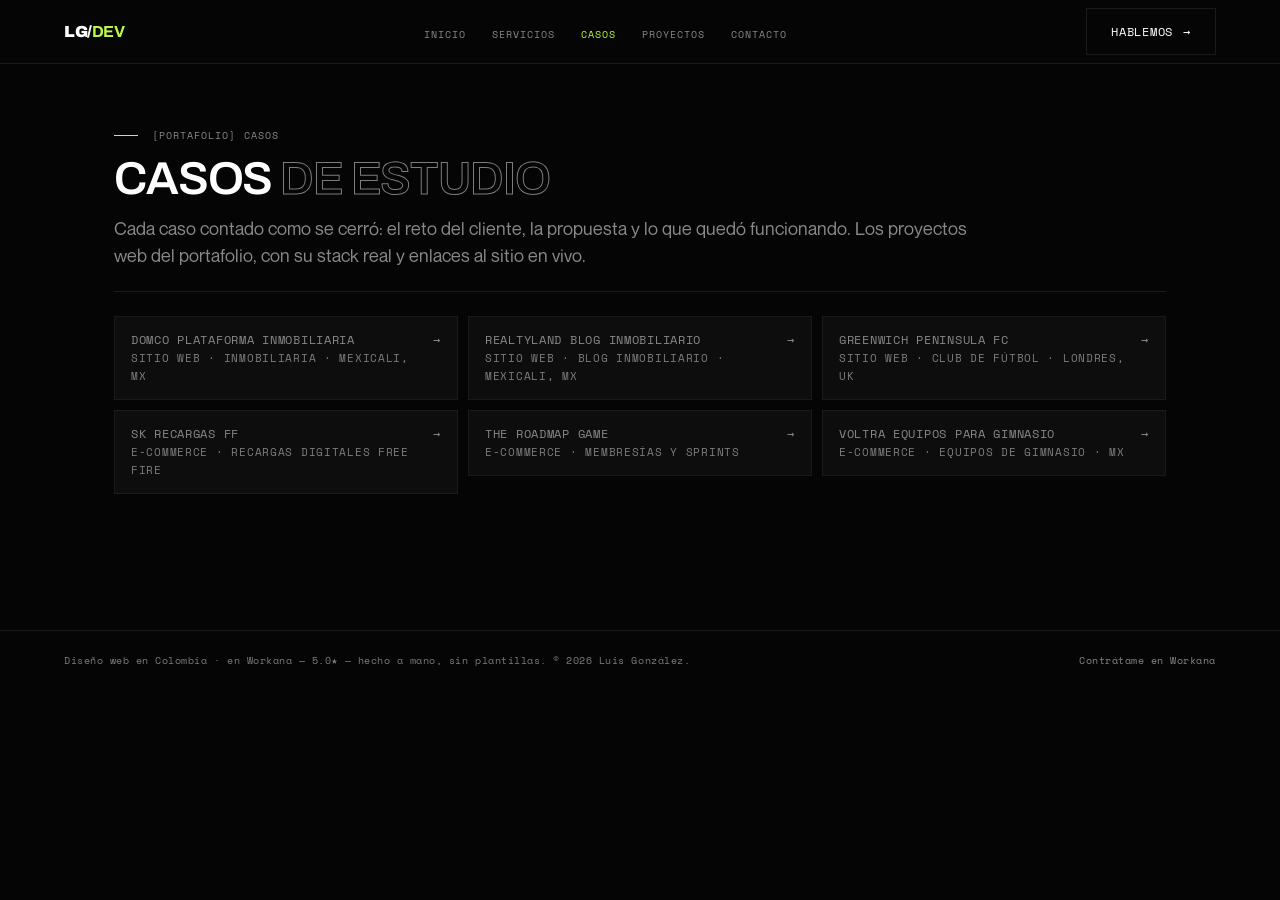
<file: casos/index.html>
<!doctype html>
<html lang="es-CO">
<head>
  <meta charset="UTF-8" />
  <meta name="viewport" content="width=device-width, initial-scale=1.0" />
  <title>Casos de estudio — sitios web, tiendas online y automatizaciones</title>
  <meta name="description" content="Casos reales de diseño y desarrollo web: el reto del cliente, la propuesta, la entrega y los resultados. Sitios web, tiendas online y automatizaciones." />
  <meta name="robots" content="noindex,follow" />
  <link rel="canonical" href="https://byluisworkana.dev/casos/" />
  <link rel="alternate" hreflang="x-default" href="https://byluisworkana.dev/casos/" />
  <meta name="theme-color" content="#050505" />
  <meta property="og:title" content="Casos de estudio — sitios web, tiendas online y automatizaciones" />
  <meta property="og:description" content="Casos reales de diseño y desarrollo web: el reto del cliente, la propuesta, la entrega y los resultados. Sitios web, tiendas online y automatizaciones." />
  <meta property="og:type" content="article" />
  <meta property="og:url" content="https://byluisworkana.dev/casos/" />
  <meta property="og:image" content="https://byluisworkana.dev/og-cover.png" />
  <meta property="og:locale" content="es_CO" />
  <meta name="twitter:card" content="summary_large_image" />
  <link rel="stylesheet" href="/fonts/fonts.css" />
  <link rel="icon" href="/favicon.ico" sizes="any" />
  <link rel="icon" type="image/png" sizes="192x192" href="/icon-192.png" />
  <link rel="apple-touch-icon" href="/icon-192.png" />
  <link rel="stylesheet" href="/casos/casos.css" />
  <script type="application/ld+json">
{
  "@context": "https://schema.org",
  "@graph": [
    {
      "@type": "CollectionPage",
      "name": "Casos de estudio — sitios web, tiendas online y automatizaciones",
      "description": "Casos reales de diseño y desarrollo web: el reto del cliente, la propuesta, la entrega y los resultados. Sitios web, tiendas online y automatizaciones.",
      "url": "https://byluisworkana.dev/casos/",
      "inLanguage": "es-CO",
      "hasPart": [
        {
          "@type": "CreativeWork",
          "name": "Domco Plataforma Inmobiliaria",
          "url": "https://byluisworkana.dev/casos/domco/"
        },
        {
          "@type": "CreativeWork",
          "name": "Realtyland Blog Inmobiliario",
          "url": "https://byluisworkana.dev/casos/realtyland/"
        },
        {
          "@type": "CreativeWork",
          "name": "Greenwich Peninsula FC",
          "url": "https://byluisworkana.dev/casos/greenwich/"
        },
        {
          "@type": "CreativeWork",
          "name": "SK Recargas FF",
          "url": "https://byluisworkana.dev/casos/sk-recargas/"
        },
        {
          "@type": "CreativeWork",
          "name": "The Roadmap Game",
          "url": "https://byluisworkana.dev/casos/roadmap-game/"
        },
        {
          "@type": "CreativeWork",
          "name": "Voltra Equipos para Gimnasio",
          "url": "https://byluisworkana.dev/casos/voltra/"
        }
      ]
    },
    {
      "@type": "BreadcrumbList",
      "itemListElement": [
        {
          "@type": "ListItem",
          "position": 1,
          "name": "Inicio",
          "item": "https://byluisworkana.dev/"
        },
        {
          "@type": "ListItem",
          "position": 2,
          "name": "Casos",
          "item": "https://byluisworkana.dev/casos/"
        }
      ]
    }
  ]
}
  </script>
</head>
<body>
<nav class="nav">
  <a class="logo" href="https://byluisworkana.dev/">LG<span>/</span><b>DEV</b></a>
  <ul class="nav-links">
    <li><a href="https://byluisworkana.dev/#inicio">Inicio</a></li>
    <li><a href="https://byluisworkana.dev/#servicios">Servicios</a></li>
    <li><a class="active" href="https://byluisworkana.dev/casos/">Casos</a></li>
    <li><a href="https://byluisworkana.dev/#proyectos">Proyectos</a></li>
    <li><a href="https://byluisworkana.dev/#contacto">Contacto</a></li>
  </ul>
  <a class="btn btn-ghost nav-cta" href="https://www.workana.com/freelancer/493f427626188a3ea7eebab4707a5dca" target="_blank" rel="noopener noreferrer">Hablemos <span class="arr">→</span></a>
</nav>
<main class="wrap">
  <p class="label">[Portafolio] Casos</p>
  <h1>Casos <span class="outline">de estudio</span></h1>
  <p class="lead">Cada caso contado como se cerró: el reto del cliente, la propuesta y lo que quedó funcionando. Los proyectos web del portafolio, con su stack real y enlaces al sitio en vivo.</p>
  <section class="otros">
    <ul>
      <li><a href="/casos/domco/"><span>Domco Plataforma Inmobiliaria<br /><small style="color:var(--color-fg-3);font-size:11px">Sitio web · Inmobiliaria · Mexicali, MX</small></span><span aria-hidden="true">→</span></a></li>
      <li><a href="/casos/realtyland/"><span>Realtyland Blog Inmobiliario<br /><small style="color:var(--color-fg-3);font-size:11px">Sitio web · Blog inmobiliario · Mexicali, MX</small></span><span aria-hidden="true">→</span></a></li>
      <li><a href="/casos/greenwich/"><span>Greenwich Peninsula FC<br /><small style="color:var(--color-fg-3);font-size:11px">Sitio web · Club de fútbol · Londres, UK</small></span><span aria-hidden="true">→</span></a></li>
      <li><a href="/casos/sk-recargas/"><span>SK Recargas FF<br /><small style="color:var(--color-fg-3);font-size:11px">E-commerce · Recargas digitales Free Fire</small></span><span aria-hidden="true">→</span></a></li>
      <li><a href="/casos/roadmap-game/"><span>The Roadmap Game<br /><small style="color:var(--color-fg-3);font-size:11px">E-commerce · Membresías y sprints</small></span><span aria-hidden="true">→</span></a></li>
      <li><a href="/casos/voltra/"><span>Voltra Equipos para Gimnasio<br /><small style="color:var(--color-fg-3);font-size:11px">E-commerce · Equipos de gimnasio · MX</small></span><span aria-hidden="true">→</span></a></li>
    </ul>
  </section>
</main>
<footer>
  <span>Diseño web en Colombia · en Workana — 5.0★ — hecho a mano, sin plantillas. © 2026 Luis González.</span>
  <span><a href="https://www.workana.com/freelancer/493f427626188a3ea7eebab4707a5dca" target="_blank" rel="noopener noreferrer">Contrátame en Workana</a></span>
</footer>
</body>
</html>
</file>
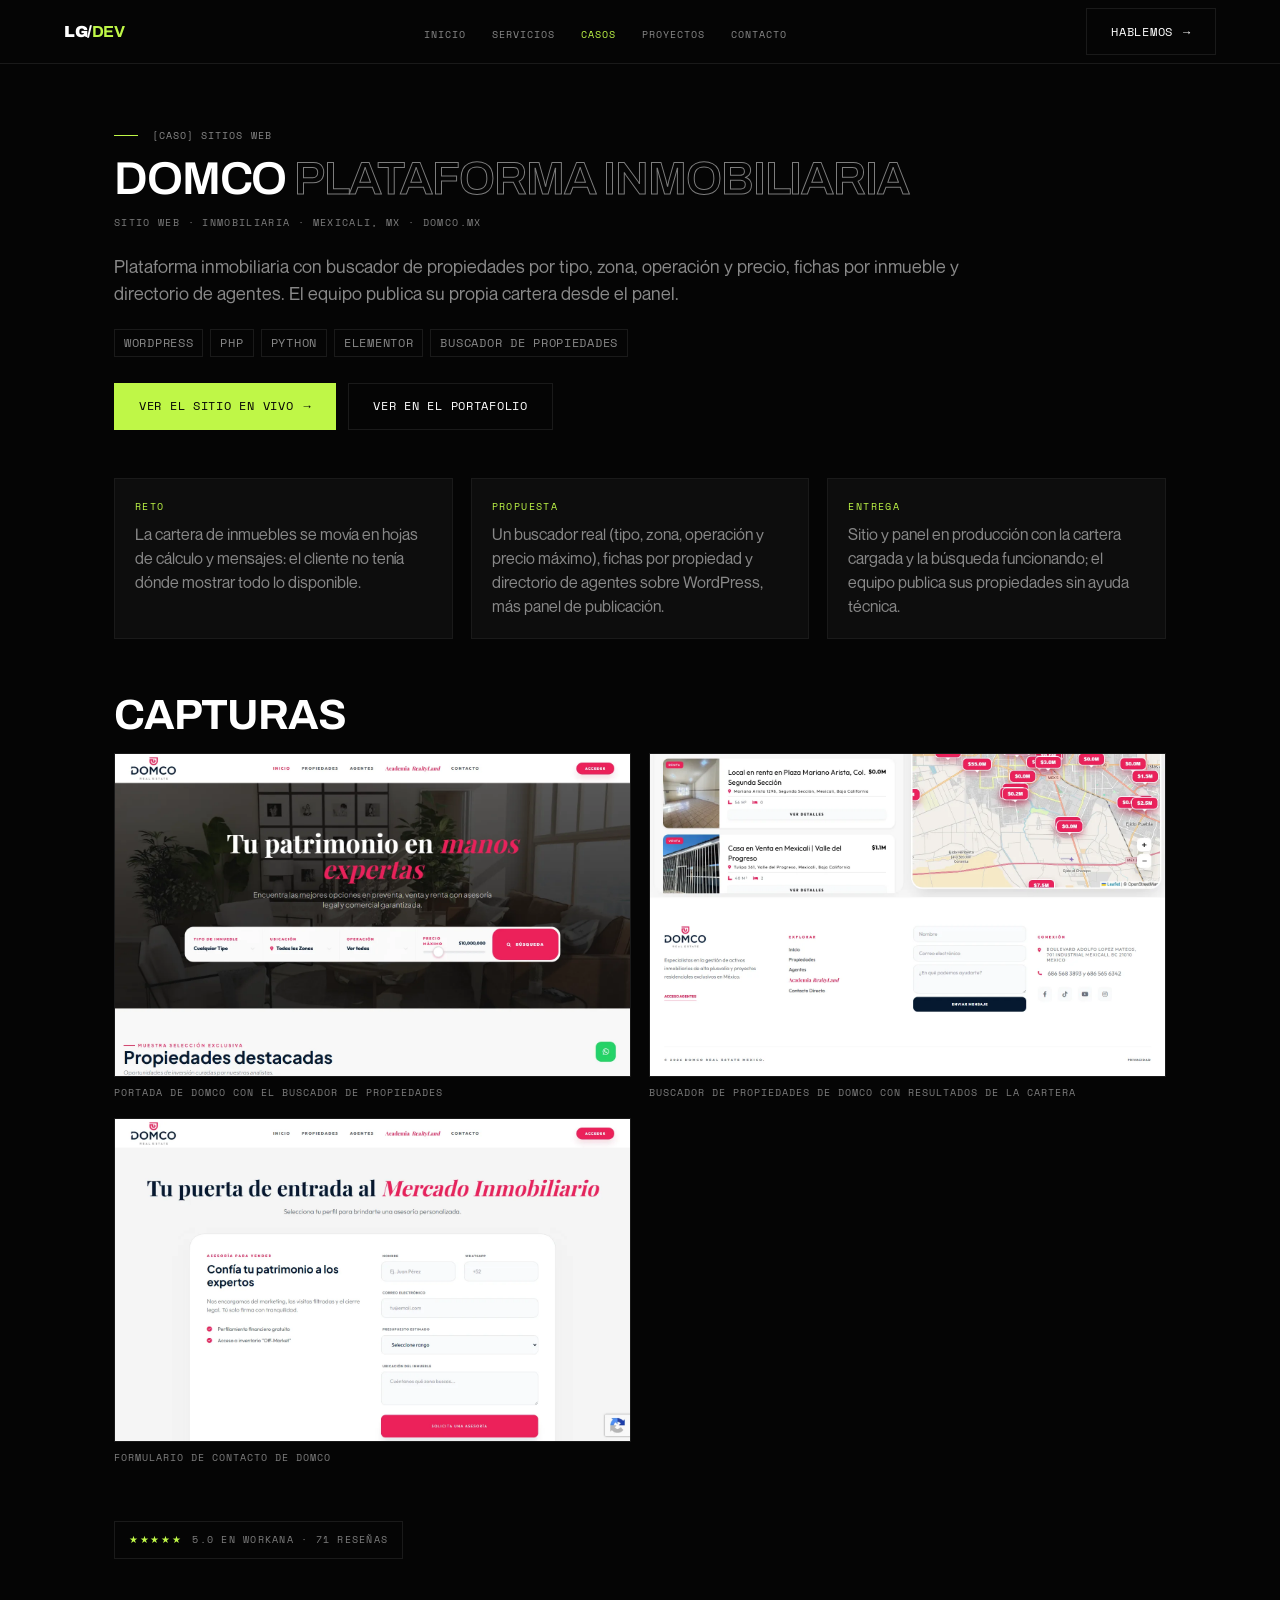
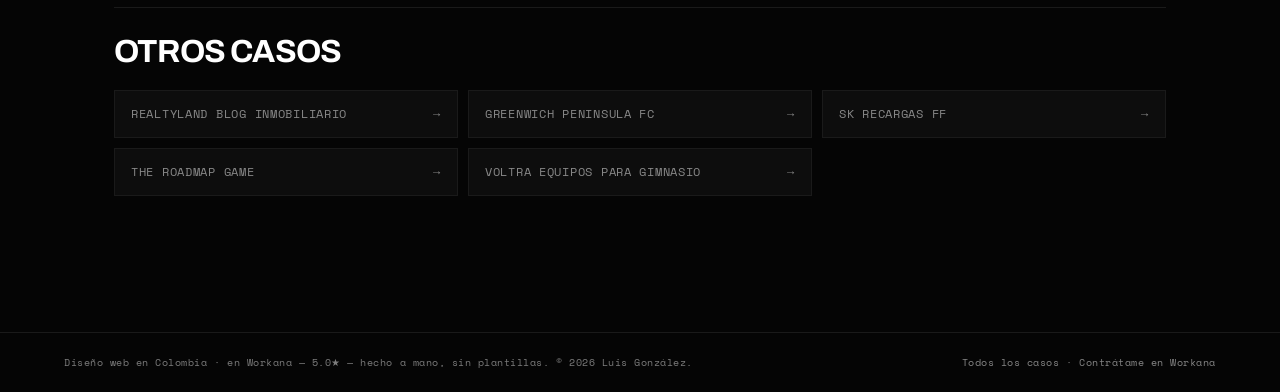
<file: casos/domco/index.html>
<!doctype html>
<html lang="es-CO">
<head>
  <meta charset="UTF-8" />
  <meta name="viewport" content="width=device-width, initial-scale=1.0" />
  <title>Domco Plataforma Inmobiliaria — caso de estudio | Luis González</title>
  <meta name="description" content="Plataforma inmobiliaria con buscador de propiedades por tipo, zona, operación y precio, fichas por inmueble y directorio de agentes. El equipo publica su…" />
  <meta name="robots" content="noindex,follow" />
  <link rel="canonical" href="https://byluisworkana.dev/casos/domco/" />
  <link rel="alternate" hreflang="x-default" href="https://byluisworkana.dev/casos/domco/" />
  <meta name="theme-color" content="#050505" />
  <meta property="og:title" content="Domco Plataforma Inmobiliaria — caso de estudio | Luis González" />
  <meta property="og:description" content="Plataforma inmobiliaria con buscador de propiedades por tipo, zona, operación y precio, fichas por inmueble y directorio de agentes. El equipo publica su…" />
  <meta property="og:type" content="article" />
  <meta property="og:url" content="https://byluisworkana.dev/casos/domco/" />
  <meta property="og:image" content="https://byluisworkana.dev/proyectos/destacados/domco/01-home.webp" />
  <meta property="og:locale" content="es_CO" />
  <meta name="twitter:card" content="summary_large_image" />
  <link rel="stylesheet" href="/fonts/fonts.css" />
  <link rel="icon" href="/favicon.ico" sizes="any" />
  <link rel="icon" type="image/png" sizes="192x192" href="/icon-192.png" />
  <link rel="apple-touch-icon" href="/icon-192.png" />
  <link rel="stylesheet" href="/casos/casos.css" />
  <script type="application/ld+json">
{
  "@context": "https://schema.org",
  "@graph": [
    {
      "@type": "CreativeWork",
      "name": "Domco Plataforma Inmobiliaria",
      "description": "Plataforma inmobiliaria con buscador de propiedades por tipo, zona, operación y precio, fichas por inmueble y directorio de agentes. El equipo publica su propia cartera desde el panel.",
      "url": "https://byluisworkana.dev/casos/domco/",
      "image": "https://byluisworkana.dev/proyectos/destacados/domco/01-home.webp",
      "inLanguage": "es-CO",
      "keywords": "WordPress, PHP, Python, Elementor, Buscador de propiedades",
      "creator": {
        "@type": "Person",
        "name": "Luis González",
        "url": "https://byluisworkana.dev"
      },
      "about": "Sitio web · Inmobiliaria · Mexicali, MX"
    },
    {
      "@type": "BreadcrumbList",
      "itemListElement": [
        {
          "@type": "ListItem",
          "position": 1,
          "name": "Inicio",
          "item": "https://byluisworkana.dev/"
        },
        {
          "@type": "ListItem",
          "position": 2,
          "name": "Casos",
          "item": "https://byluisworkana.dev/casos/"
        },
        {
          "@type": "ListItem",
          "position": 3,
          "name": "Domco Plataforma Inmobiliaria",
          "item": "https://byluisworkana.dev/casos/domco/"
        }
      ]
    }
  ]
}
  </script>
</head>
<body>
<nav class="nav">
  <a class="logo" href="https://byluisworkana.dev/">LG<span>/</span><b>DEV</b></a>
  <ul class="nav-links">
    <li><a href="https://byluisworkana.dev/#inicio">Inicio</a></li>
    <li><a href="https://byluisworkana.dev/#servicios">Servicios</a></li>
    <li><a class="active" href="https://byluisworkana.dev/casos/">Casos</a></li>
    <li><a href="https://byluisworkana.dev/#proyectos">Proyectos</a></li>
    <li><a href="https://byluisworkana.dev/#contacto">Contacto</a></li>
  </ul>
  <a class="btn btn-ghost nav-cta" href="https://www.workana.com/freelancer/493f427626188a3ea7eebab4707a5dca" target="_blank" rel="noopener noreferrer">Hablemos <span class="arr">→</span></a>
</nav>
<main class="wrap">
  <p class="label">[Caso] Sitios web</p>
  <h1>Domco <span class="outline">Plataforma Inmobiliaria</span></h1>
  <p class="meta">Sitio web · Inmobiliaria · Mexicali, MX · domco.mx</p>
  <p class="lead">Plataforma inmobiliaria con buscador de propiedades por tipo, zona, operación y precio, fichas por inmueble y directorio de agentes. El equipo publica su propia cartera desde el panel.</p>
  <div class="tags"><span class="tag">WordPress</span><span class="tag">PHP</span><span class="tag">Python</span><span class="tag">Elementor</span><span class="tag">Buscador de propiedades</span></div>
  <div class="acciones">
    <a class="btn btn-primary" href="https://domco.mx/" target="_blank" rel="noopener">Ver el sitio en vivo <span aria-hidden="true">→</span></a>
    <a class="btn" href="https://byluisworkana.dev/#destacados">Ver en el portafolio</a>
  </div>
  <dl class="bloques">
    <div class="bloque"><dt>Reto</dt><dd>La cartera de inmuebles se movía en hojas de cálculo y mensajes: el cliente no tenía dónde mostrar todo lo disponible.</dd></div>
    <div class="bloque"><dt>Propuesta</dt><dd>Un buscador real (tipo, zona, operación y precio máximo), fichas por propiedad y directorio de agentes sobre WordPress, más panel de publicación.</dd></div>
    <div class="bloque"><dt>Entrega</dt><dd>Sitio y panel en producción con la cartera cargada y la búsqueda funcionando; el equipo publica sus propiedades sin ayuda técnica.</dd></div>
  </dl>
  <h2>Capturas</h2>
  <div class="galeria">
      <figure>
        <img src="/proyectos/destacados/domco/01-home.webp" alt="Portada de Domco con el buscador de propiedades" width="1440" height="900" loading="lazy" decoding="async" />
        <figcaption>Portada de Domco con el buscador de propiedades</figcaption>
      </figure>
      <figure>
        <img src="/proyectos/destacados/domco/02-buscador.webp" alt="Buscador de propiedades de Domco con resultados de la cartera" width="1440" height="900" loading="lazy" decoding="async" />
        <figcaption>Buscador de propiedades de Domco con resultados de la cartera</figcaption>
      </figure>
      <figure>
        <img src="/proyectos/destacados/domco/03-contacto.webp" alt="Formulario de contacto de Domco" width="1440" height="900" loading="lazy" decoding="async" />
        <figcaption>Formulario de contacto de Domco</figcaption>
      </figure>
  </div>
  <p class="rating"><span class="estrellas">★★★★★</span> 5.0 en Workana · 71 reseñas</p>
  <section class="otros">
    <h2>Otros casos</h2>
    <ul>
      <li><a href="/casos/realtyland/">Realtyland Blog Inmobiliario <span aria-hidden="true">→</span></a></li>
      <li><a href="/casos/greenwich/">Greenwich Peninsula FC <span aria-hidden="true">→</span></a></li>
      <li><a href="/casos/sk-recargas/">SK Recargas FF <span aria-hidden="true">→</span></a></li>
      <li><a href="/casos/roadmap-game/">The Roadmap Game <span aria-hidden="true">→</span></a></li>
      <li><a href="/casos/voltra/">Voltra Equipos para Gimnasio <span aria-hidden="true">→</span></a></li>
    </ul>
  </section>
</main>
<footer>
  <span>Diseño web en Colombia · en Workana — 5.0★ — hecho a mano, sin plantillas. © 2026 Luis González.</span>
  <span><a href="/casos/">Todos los casos</a> · <a href="https://www.workana.com/freelancer/493f427626188a3ea7eebab4707a5dca" target="_blank" rel="noopener noreferrer">Contrátame en Workana</a></span>
</footer>
</body>
</html>
</file>
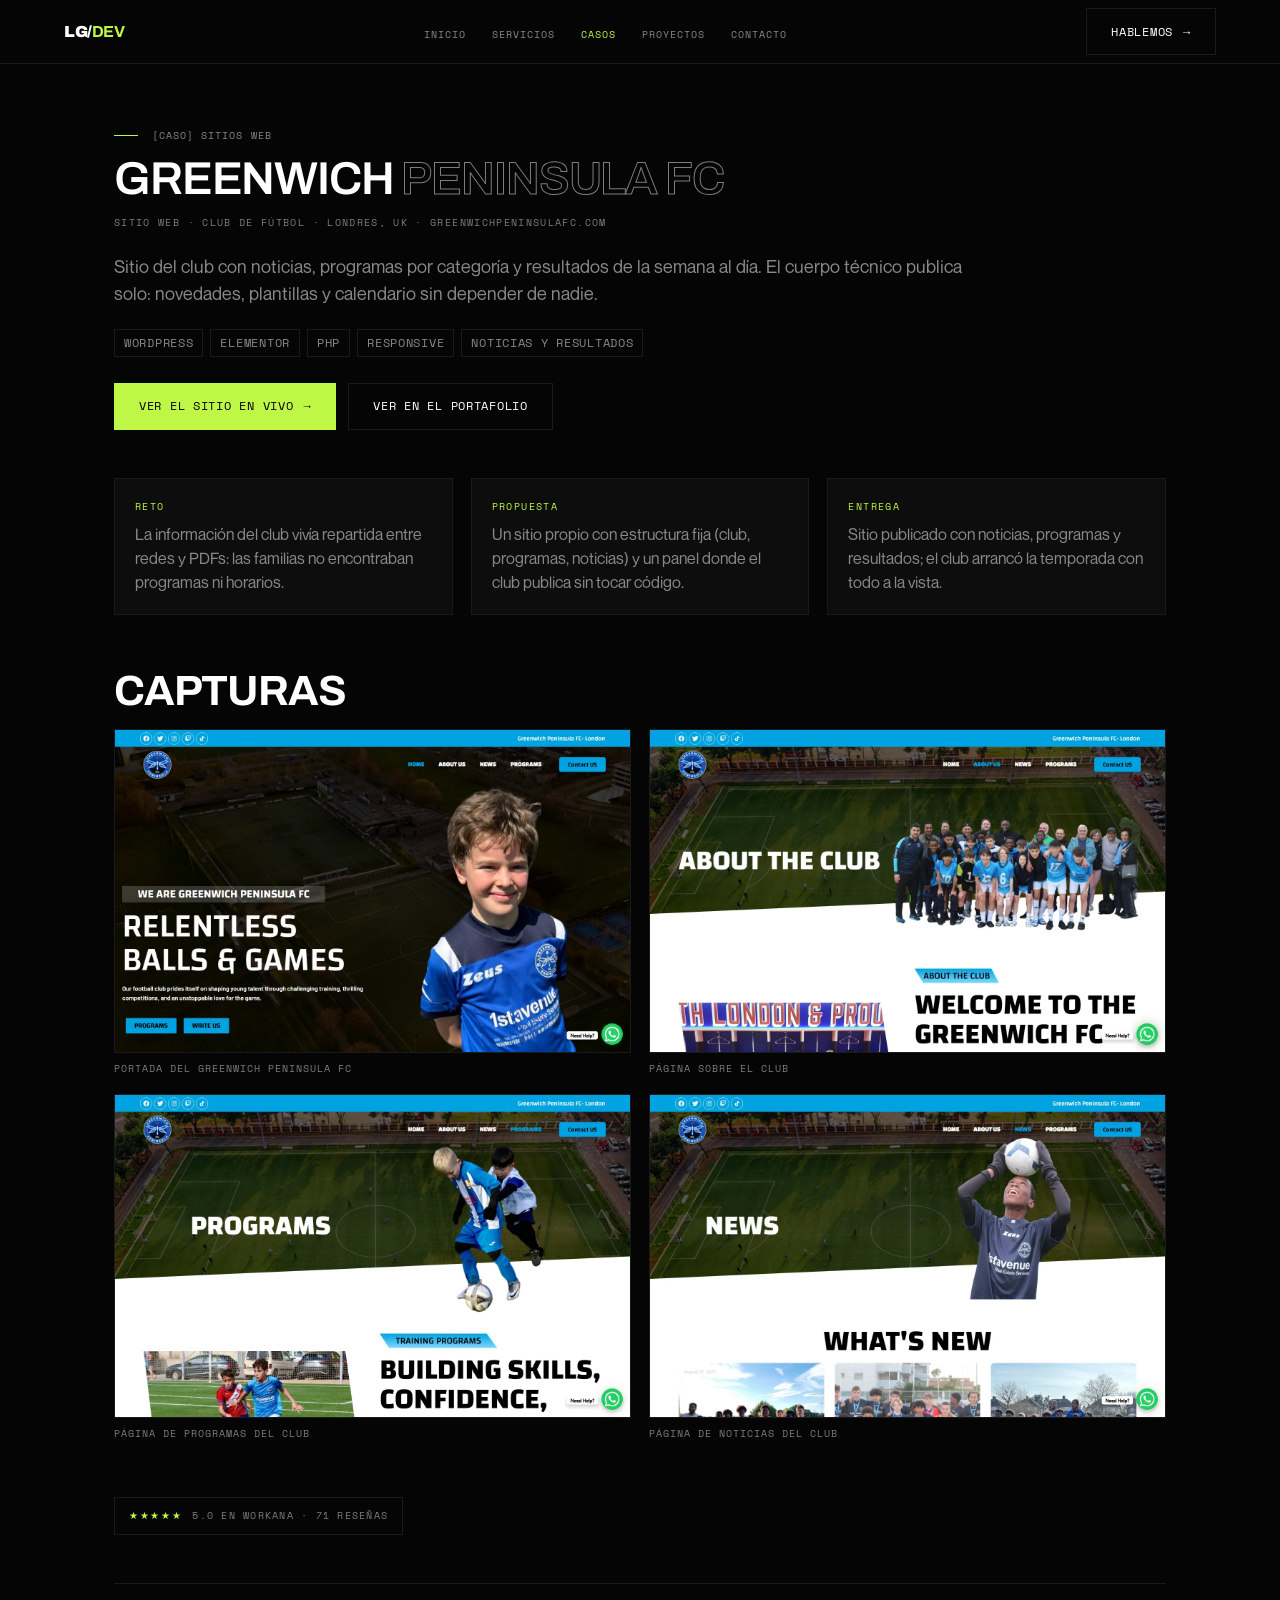
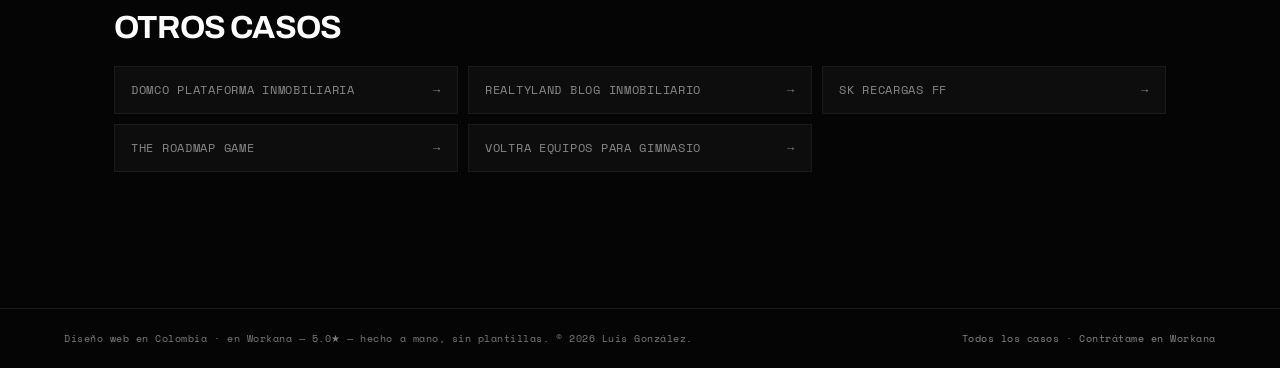
<file: casos/greenwich/index.html>
<!doctype html>
<html lang="es-CO">
<head>
  <meta charset="UTF-8" />
  <meta name="viewport" content="width=device-width, initial-scale=1.0" />
  <title>Greenwich Peninsula FC — caso de estudio | Luis González</title>
  <meta name="description" content="Sitio del club con noticias, programas por categoría y resultados de la semana al día. El cuerpo técnico publica solo: novedades, plantillas y calendario…" />
  <meta name="robots" content="noindex,follow" />
  <link rel="canonical" href="https://byluisworkana.dev/casos/greenwich/" />
  <link rel="alternate" hreflang="x-default" href="https://byluisworkana.dev/casos/greenwich/" />
  <meta name="theme-color" content="#050505" />
  <meta property="og:title" content="Greenwich Peninsula FC — caso de estudio | Luis González" />
  <meta property="og:description" content="Sitio del club con noticias, programas por categoría y resultados de la semana al día. El cuerpo técnico publica solo: novedades, plantillas y calendario…" />
  <meta property="og:type" content="article" />
  <meta property="og:url" content="https://byluisworkana.dev/casos/greenwich/" />
  <meta property="og:image" content="https://byluisworkana.dev/proyectos/destacados/greenwich/01-home.webp" />
  <meta property="og:locale" content="es_CO" />
  <meta name="twitter:card" content="summary_large_image" />
  <link rel="stylesheet" href="/fonts/fonts.css" />
  <link rel="icon" href="/favicon.ico" sizes="any" />
  <link rel="icon" type="image/png" sizes="192x192" href="/icon-192.png" />
  <link rel="apple-touch-icon" href="/icon-192.png" />
  <link rel="stylesheet" href="/casos/casos.css" />
  <script type="application/ld+json">
{
  "@context": "https://schema.org",
  "@graph": [
    {
      "@type": "CreativeWork",
      "name": "Greenwich Peninsula FC",
      "description": "Sitio del club con noticias, programas por categoría y resultados de la semana al día. El cuerpo técnico publica solo: novedades, plantillas y calendario sin depender de nadie.",
      "url": "https://byluisworkana.dev/casos/greenwich/",
      "image": "https://byluisworkana.dev/proyectos/destacados/greenwich/01-home.webp",
      "inLanguage": "es-CO",
      "keywords": "WordPress, Elementor, PHP, Responsive, Noticias y resultados",
      "creator": {
        "@type": "Person",
        "name": "Luis González",
        "url": "https://byluisworkana.dev"
      },
      "about": "Sitio web · Club de fútbol · Londres, UK"
    },
    {
      "@type": "BreadcrumbList",
      "itemListElement": [
        {
          "@type": "ListItem",
          "position": 1,
          "name": "Inicio",
          "item": "https://byluisworkana.dev/"
        },
        {
          "@type": "ListItem",
          "position": 2,
          "name": "Casos",
          "item": "https://byluisworkana.dev/casos/"
        },
        {
          "@type": "ListItem",
          "position": 3,
          "name": "Greenwich Peninsula FC",
          "item": "https://byluisworkana.dev/casos/greenwich/"
        }
      ]
    }
  ]
}
  </script>
</head>
<body>
<nav class="nav">
  <a class="logo" href="https://byluisworkana.dev/">LG<span>/</span><b>DEV</b></a>
  <ul class="nav-links">
    <li><a href="https://byluisworkana.dev/#inicio">Inicio</a></li>
    <li><a href="https://byluisworkana.dev/#servicios">Servicios</a></li>
    <li><a class="active" href="https://byluisworkana.dev/casos/">Casos</a></li>
    <li><a href="https://byluisworkana.dev/#proyectos">Proyectos</a></li>
    <li><a href="https://byluisworkana.dev/#contacto">Contacto</a></li>
  </ul>
  <a class="btn btn-ghost nav-cta" href="https://www.workana.com/freelancer/493f427626188a3ea7eebab4707a5dca" target="_blank" rel="noopener noreferrer">Hablemos <span class="arr">→</span></a>
</nav>
<main class="wrap">
  <p class="label">[Caso] Sitios web</p>
  <h1>Greenwich <span class="outline">Peninsula FC</span></h1>
  <p class="meta">Sitio web · Club de fútbol · Londres, UK · greenwichpeninsulafc.com</p>
  <p class="lead">Sitio del club con noticias, programas por categoría y resultados de la semana al día. El cuerpo técnico publica solo: novedades, plantillas y calendario sin depender de nadie.</p>
  <div class="tags"><span class="tag">WordPress</span><span class="tag">Elementor</span><span class="tag">PHP</span><span class="tag">Responsive</span><span class="tag">Noticias y resultados</span></div>
  <div class="acciones">
    <a class="btn btn-primary" href="https://greenwichpeninsulafc.com/" target="_blank" rel="noopener">Ver el sitio en vivo <span aria-hidden="true">→</span></a>
    <a class="btn" href="https://byluisworkana.dev/#destacados">Ver en el portafolio</a>
  </div>
  <dl class="bloques">
    <div class="bloque"><dt>Reto</dt><dd>La información del club vivía repartida entre redes y PDFs: las familias no encontraban programas ni horarios.</dd></div>
    <div class="bloque"><dt>Propuesta</dt><dd>Un sitio propio con estructura fija (club, programas, noticias) y un panel donde el club publica sin tocar código.</dd></div>
    <div class="bloque"><dt>Entrega</dt><dd>Sitio publicado con noticias, programas y resultados; el club arrancó la temporada con todo a la vista.</dd></div>
  </dl>
  <h2>Capturas</h2>
  <div class="galeria">
      <figure>
        <img src="/proyectos/destacados/greenwich/01-home.webp" alt="Portada del Greenwich Peninsula FC" width="1440" height="900" loading="lazy" decoding="async" />
        <figcaption>Portada del Greenwich Peninsula FC</figcaption>
      </figure>
      <figure>
        <img src="/proyectos/destacados/greenwich/02-about.webp" alt="Página sobre el club" width="1440" height="900" loading="lazy" decoding="async" />
        <figcaption>Página sobre el club</figcaption>
      </figure>
      <figure>
        <img src="/proyectos/destacados/greenwich/03-programs.webp" alt="Página de programas del club" width="1440" height="900" loading="lazy" decoding="async" />
        <figcaption>Página de programas del club</figcaption>
      </figure>
      <figure>
        <img src="/proyectos/destacados/greenwich/04-news.webp" alt="Página de noticias del club" width="1440" height="900" loading="lazy" decoding="async" />
        <figcaption>Página de noticias del club</figcaption>
      </figure>
  </div>
  <p class="rating"><span class="estrellas">★★★★★</span> 5.0 en Workana · 71 reseñas</p>
  <section class="otros">
    <h2>Otros casos</h2>
    <ul>
      <li><a href="/casos/domco/">Domco Plataforma Inmobiliaria <span aria-hidden="true">→</span></a></li>
      <li><a href="/casos/realtyland/">Realtyland Blog Inmobiliario <span aria-hidden="true">→</span></a></li>
      <li><a href="/casos/sk-recargas/">SK Recargas FF <span aria-hidden="true">→</span></a></li>
      <li><a href="/casos/roadmap-game/">The Roadmap Game <span aria-hidden="true">→</span></a></li>
      <li><a href="/casos/voltra/">Voltra Equipos para Gimnasio <span aria-hidden="true">→</span></a></li>
    </ul>
  </section>
</main>
<footer>
  <span>Diseño web en Colombia · en Workana — 5.0★ — hecho a mano, sin plantillas. © 2026 Luis González.</span>
  <span><a href="/casos/">Todos los casos</a> · <a href="https://www.workana.com/freelancer/493f427626188a3ea7eebab4707a5dca" target="_blank" rel="noopener noreferrer">Contrátame en Workana</a></span>
</footer>
</body>
</html>
</file>
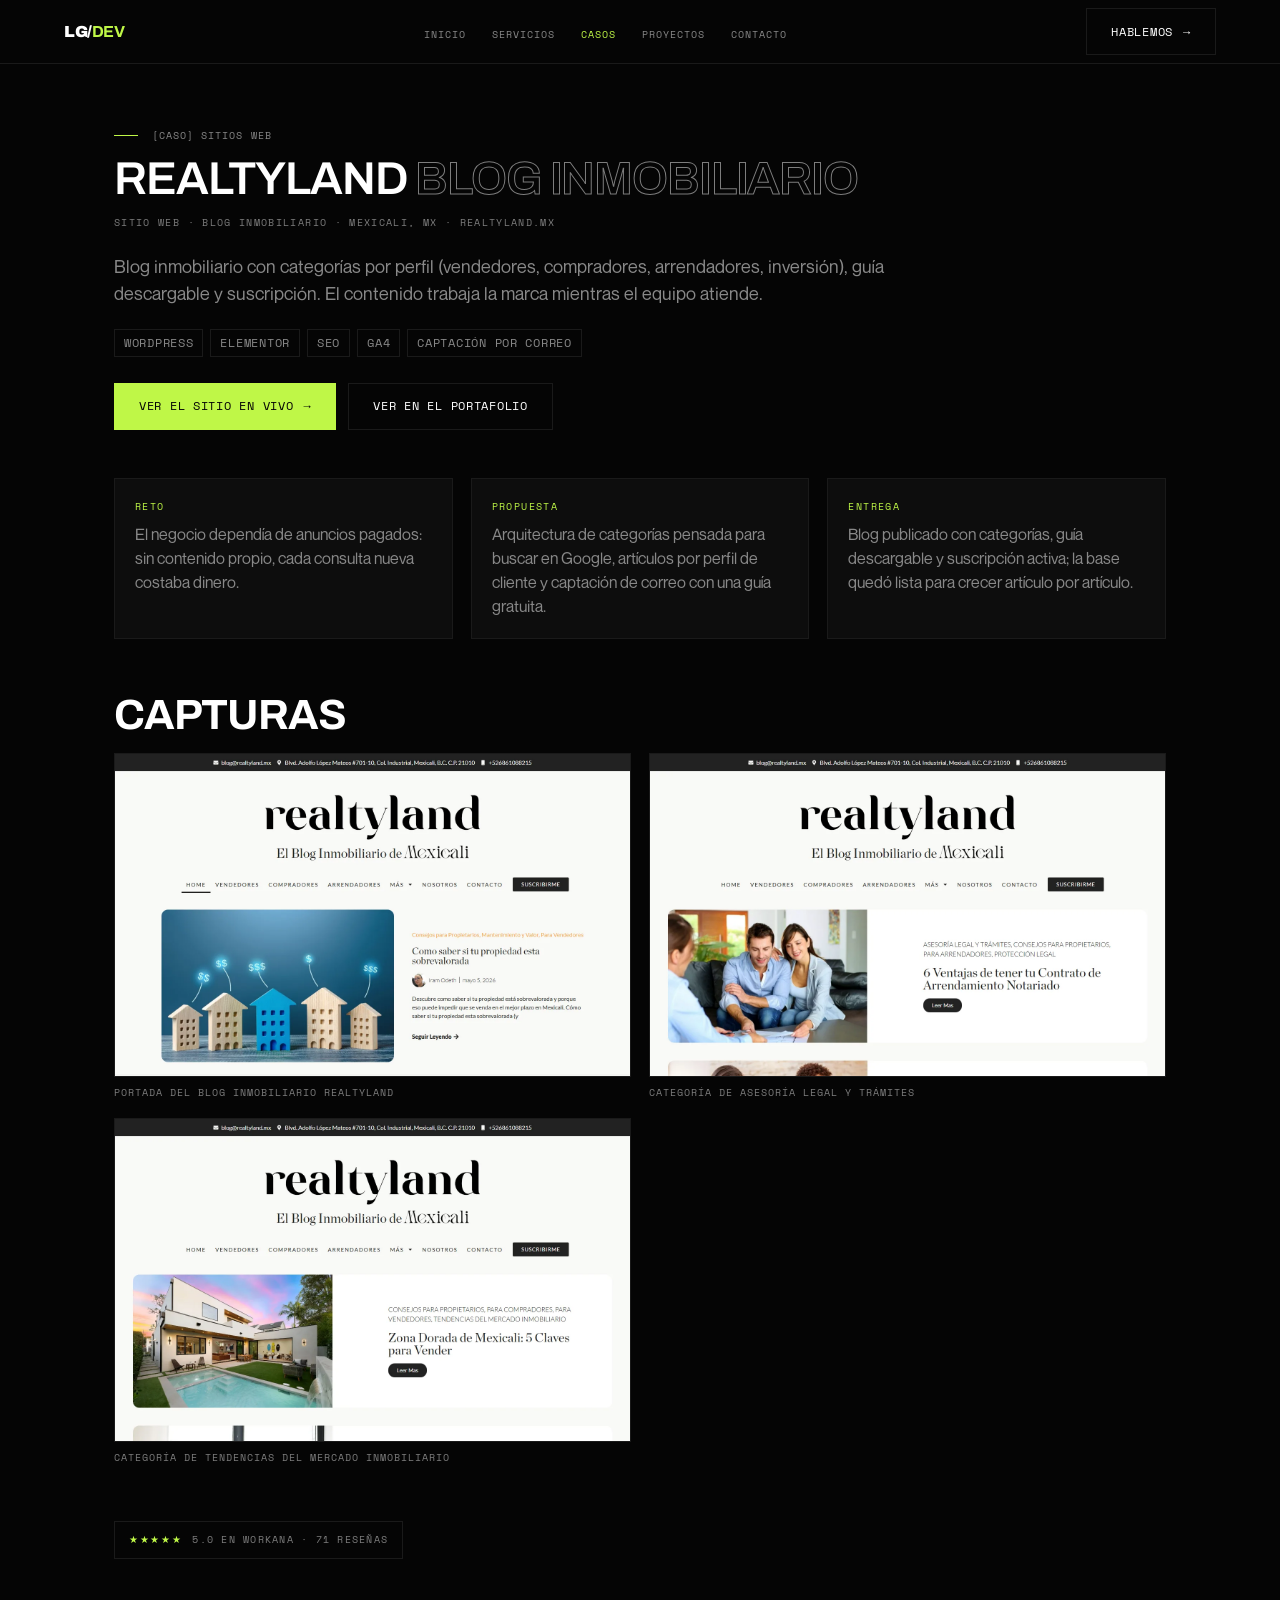
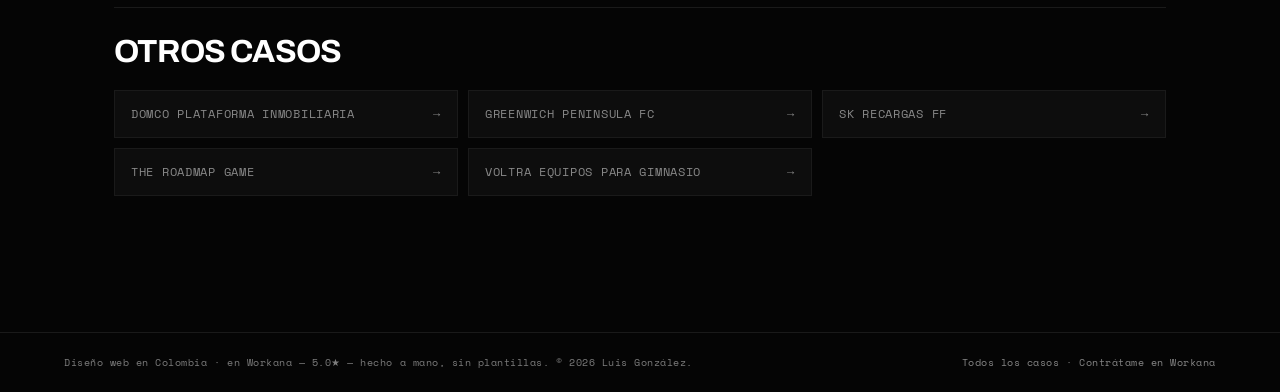
<file: casos/realtyland/index.html>
<!doctype html>
<html lang="es-CO">
<head>
  <meta charset="UTF-8" />
  <meta name="viewport" content="width=device-width, initial-scale=1.0" />
  <title>Realtyland Blog Inmobiliario — caso de estudio | Luis González</title>
  <meta name="description" content="Blog inmobiliario con categorías por perfil (vendedores, compradores, arrendadores, inversión), guía descargable y suscripción. El contenido trabaja la…" />
  <meta name="robots" content="noindex,follow" />
  <link rel="canonical" href="https://byluisworkana.dev/casos/realtyland/" />
  <link rel="alternate" hreflang="x-default" href="https://byluisworkana.dev/casos/realtyland/" />
  <meta name="theme-color" content="#050505" />
  <meta property="og:title" content="Realtyland Blog Inmobiliario — caso de estudio | Luis González" />
  <meta property="og:description" content="Blog inmobiliario con categorías por perfil (vendedores, compradores, arrendadores, inversión), guía descargable y suscripción. El contenido trabaja la…" />
  <meta property="og:type" content="article" />
  <meta property="og:url" content="https://byluisworkana.dev/casos/realtyland/" />
  <meta property="og:image" content="https://byluisworkana.dev/proyectos/destacados/realtyland/01-home.webp" />
  <meta property="og:locale" content="es_CO" />
  <meta name="twitter:card" content="summary_large_image" />
  <link rel="stylesheet" href="/fonts/fonts.css" />
  <link rel="icon" href="/favicon.ico" sizes="any" />
  <link rel="icon" type="image/png" sizes="192x192" href="/icon-192.png" />
  <link rel="apple-touch-icon" href="/icon-192.png" />
  <link rel="stylesheet" href="/casos/casos.css" />
  <script type="application/ld+json">
{
  "@context": "https://schema.org",
  "@graph": [
    {
      "@type": "CreativeWork",
      "name": "Realtyland Blog Inmobiliario",
      "description": "Blog inmobiliario con categorías por perfil (vendedores, compradores, arrendadores, inversión), guía descargable y suscripción. El contenido trabaja la marca mientras el equipo atiende.",
      "url": "https://byluisworkana.dev/casos/realtyland/",
      "image": "https://byluisworkana.dev/proyectos/destacados/realtyland/01-home.webp",
      "inLanguage": "es-CO",
      "keywords": "WordPress, Elementor, SEO, GA4, Captación por correo",
      "creator": {
        "@type": "Person",
        "name": "Luis González",
        "url": "https://byluisworkana.dev"
      },
      "about": "Sitio web · Blog inmobiliario · Mexicali, MX"
    },
    {
      "@type": "BreadcrumbList",
      "itemListElement": [
        {
          "@type": "ListItem",
          "position": 1,
          "name": "Inicio",
          "item": "https://byluisworkana.dev/"
        },
        {
          "@type": "ListItem",
          "position": 2,
          "name": "Casos",
          "item": "https://byluisworkana.dev/casos/"
        },
        {
          "@type": "ListItem",
          "position": 3,
          "name": "Realtyland Blog Inmobiliario",
          "item": "https://byluisworkana.dev/casos/realtyland/"
        }
      ]
    }
  ]
}
  </script>
</head>
<body>
<nav class="nav">
  <a class="logo" href="https://byluisworkana.dev/">LG<span>/</span><b>DEV</b></a>
  <ul class="nav-links">
    <li><a href="https://byluisworkana.dev/#inicio">Inicio</a></li>
    <li><a href="https://byluisworkana.dev/#servicios">Servicios</a></li>
    <li><a class="active" href="https://byluisworkana.dev/casos/">Casos</a></li>
    <li><a href="https://byluisworkana.dev/#proyectos">Proyectos</a></li>
    <li><a href="https://byluisworkana.dev/#contacto">Contacto</a></li>
  </ul>
  <a class="btn btn-ghost nav-cta" href="https://www.workana.com/freelancer/493f427626188a3ea7eebab4707a5dca" target="_blank" rel="noopener noreferrer">Hablemos <span class="arr">→</span></a>
</nav>
<main class="wrap">
  <p class="label">[Caso] Sitios web</p>
  <h1>Realtyland <span class="outline">Blog Inmobiliario</span></h1>
  <p class="meta">Sitio web · Blog inmobiliario · Mexicali, MX · realtyland.mx</p>
  <p class="lead">Blog inmobiliario con categorías por perfil (vendedores, compradores, arrendadores, inversión), guía descargable y suscripción. El contenido trabaja la marca mientras el equipo atiende.</p>
  <div class="tags"><span class="tag">WordPress</span><span class="tag">Elementor</span><span class="tag">SEO</span><span class="tag">GA4</span><span class="tag">Captación por correo</span></div>
  <div class="acciones">
    <a class="btn btn-primary" href="https://realtyland.mx/" target="_blank" rel="noopener">Ver el sitio en vivo <span aria-hidden="true">→</span></a>
    <a class="btn" href="https://byluisworkana.dev/#destacados">Ver en el portafolio</a>
  </div>
  <dl class="bloques">
    <div class="bloque"><dt>Reto</dt><dd>El negocio dependía de anuncios pagados: sin contenido propio, cada consulta nueva costaba dinero.</dd></div>
    <div class="bloque"><dt>Propuesta</dt><dd>Arquitectura de categorías pensada para buscar en Google, artículos por perfil de cliente y captación de correo con una guía gratuita.</dd></div>
    <div class="bloque"><dt>Entrega</dt><dd>Blog publicado con categorías, guía descargable y suscripción activa; la base quedó lista para crecer artículo por artículo.</dd></div>
  </dl>
  <h2>Capturas</h2>
  <div class="galeria">
      <figure>
        <img src="/proyectos/destacados/realtyland/01-home.webp" alt="Portada del blog inmobiliario Realtyland" width="1440" height="900" loading="lazy" decoding="async" />
        <figcaption>Portada del blog inmobiliario Realtyland</figcaption>
      </figure>
      <figure>
        <img src="/proyectos/destacados/realtyland/02-legal.webp" alt="Categoría de asesoría legal y trámites" width="1440" height="900" loading="lazy" decoding="async" />
        <figcaption>Categoría de asesoría legal y trámites</figcaption>
      </figure>
      <figure>
        <img src="/proyectos/destacados/realtyland/03-tendencias.webp" alt="Categoría de tendencias del mercado inmobiliario" width="1440" height="900" loading="lazy" decoding="async" />
        <figcaption>Categoría de tendencias del mercado inmobiliario</figcaption>
      </figure>
  </div>
  <p class="rating"><span class="estrellas">★★★★★</span> 5.0 en Workana · 71 reseñas</p>
  <section class="otros">
    <h2>Otros casos</h2>
    <ul>
      <li><a href="/casos/domco/">Domco Plataforma Inmobiliaria <span aria-hidden="true">→</span></a></li>
      <li><a href="/casos/greenwich/">Greenwich Peninsula FC <span aria-hidden="true">→</span></a></li>
      <li><a href="/casos/sk-recargas/">SK Recargas FF <span aria-hidden="true">→</span></a></li>
      <li><a href="/casos/roadmap-game/">The Roadmap Game <span aria-hidden="true">→</span></a></li>
      <li><a href="/casos/voltra/">Voltra Equipos para Gimnasio <span aria-hidden="true">→</span></a></li>
    </ul>
  </section>
</main>
<footer>
  <span>Diseño web en Colombia · en Workana — 5.0★ — hecho a mano, sin plantillas. © 2026 Luis González.</span>
  <span><a href="/casos/">Todos los casos</a> · <a href="https://www.workana.com/freelancer/493f427626188a3ea7eebab4707a5dca" target="_blank" rel="noopener noreferrer">Contrátame en Workana</a></span>
</footer>
</body>
</html>
</file>
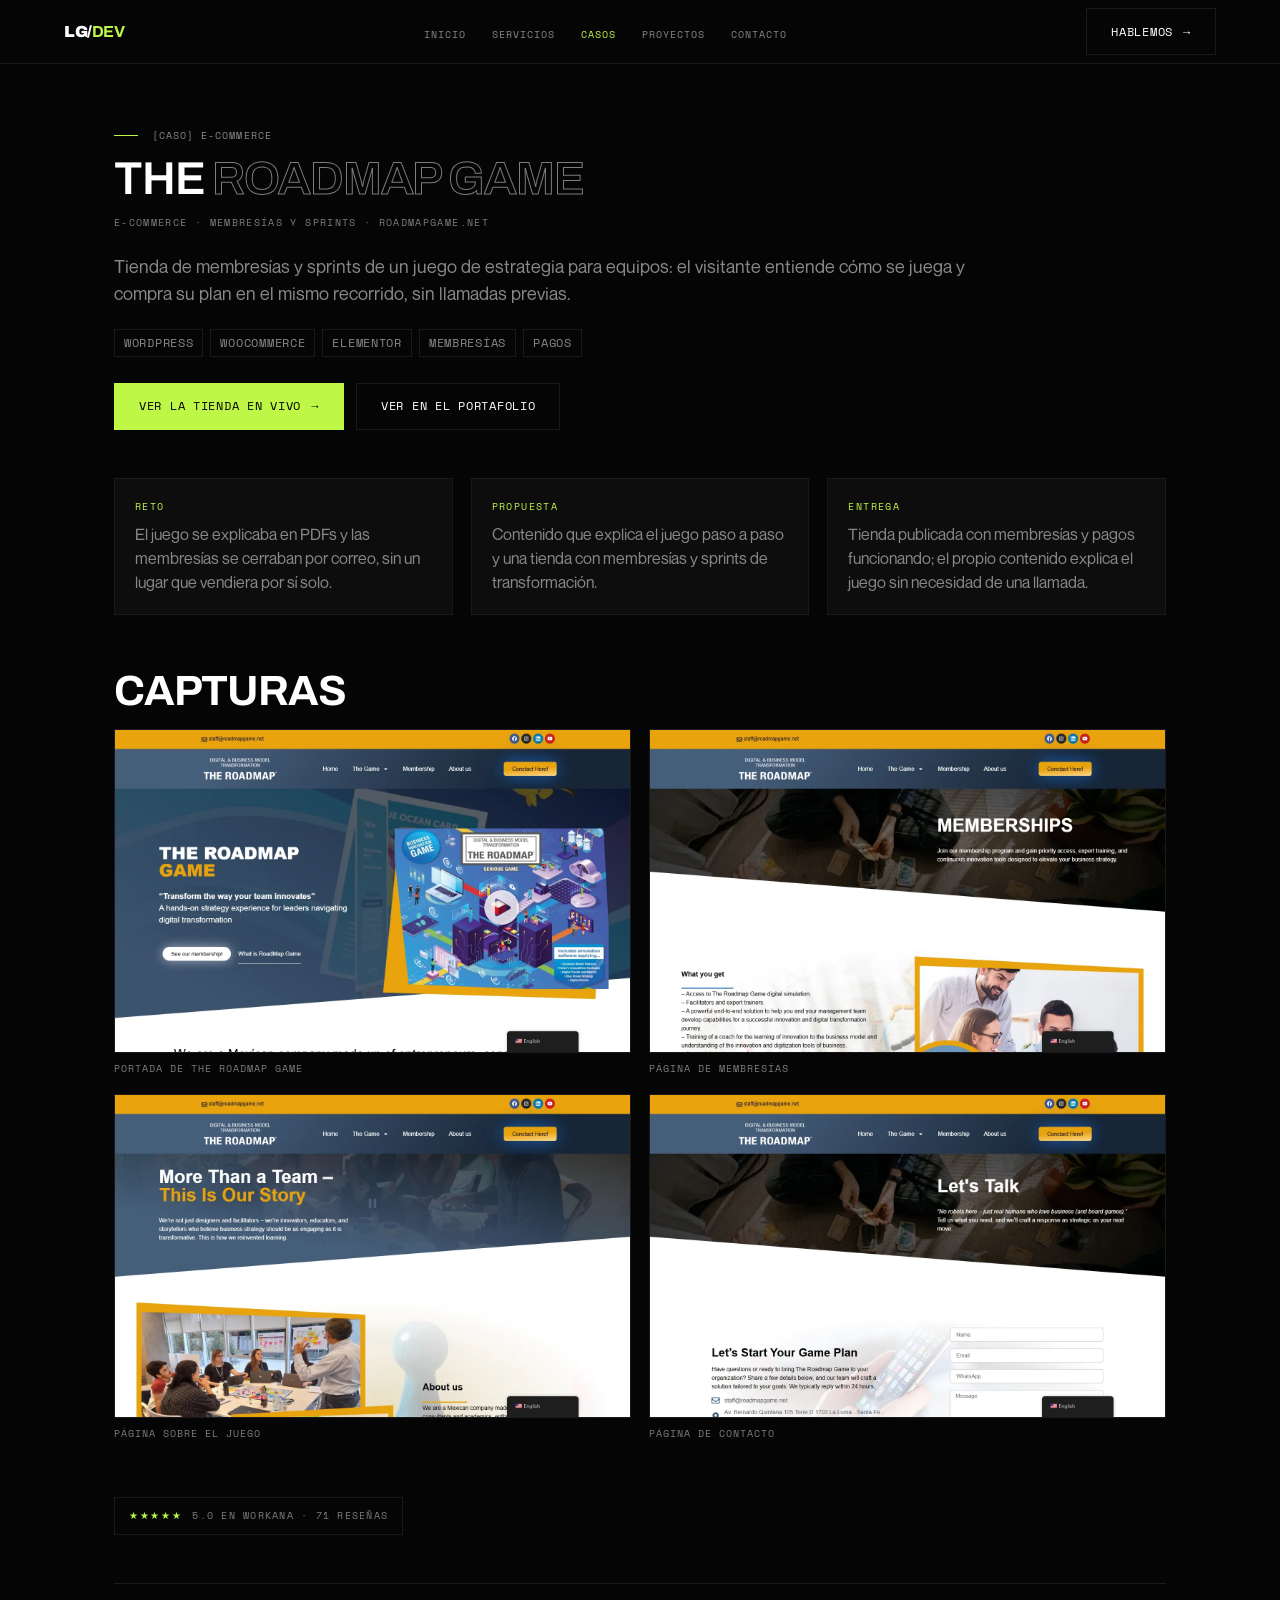
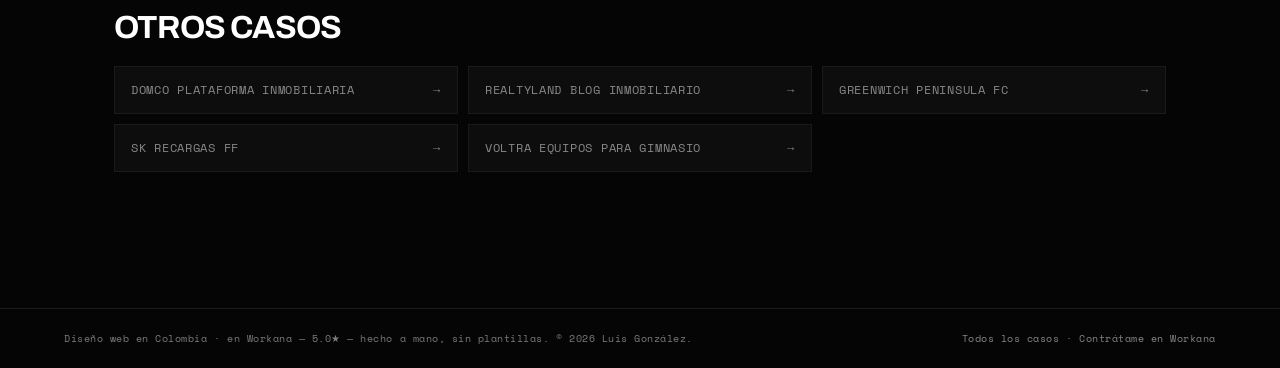
<file: casos/roadmap-game/index.html>
<!doctype html>
<html lang="es-CO">
<head>
  <meta charset="UTF-8" />
  <meta name="viewport" content="width=device-width, initial-scale=1.0" />
  <title>The Roadmap Game — caso de estudio | Luis González</title>
  <meta name="description" content="Tienda de membresías y sprints de un juego de estrategia para equipos: el visitante entiende cómo se juega y compra su plan en el mismo recorrido, sin…" />
  <meta name="robots" content="noindex,follow" />
  <link rel="canonical" href="https://byluisworkana.dev/casos/roadmap-game/" />
  <link rel="alternate" hreflang="x-default" href="https://byluisworkana.dev/casos/roadmap-game/" />
  <meta name="theme-color" content="#050505" />
  <meta property="og:title" content="The Roadmap Game — caso de estudio | Luis González" />
  <meta property="og:description" content="Tienda de membresías y sprints de un juego de estrategia para equipos: el visitante entiende cómo se juega y compra su plan en el mismo recorrido, sin…" />
  <meta property="og:type" content="article" />
  <meta property="og:url" content="https://byluisworkana.dev/casos/roadmap-game/" />
  <meta property="og:image" content="https://byluisworkana.dev/proyectos/destacados/roadmapgame/01-home.webp" />
  <meta property="og:locale" content="es_CO" />
  <meta name="twitter:card" content="summary_large_image" />
  <link rel="stylesheet" href="/fonts/fonts.css" />
  <link rel="icon" href="/favicon.ico" sizes="any" />
  <link rel="icon" type="image/png" sizes="192x192" href="/icon-192.png" />
  <link rel="apple-touch-icon" href="/icon-192.png" />
  <link rel="stylesheet" href="/casos/casos.css" />
  <script type="application/ld+json">
{
  "@context": "https://schema.org",
  "@graph": [
    {
      "@type": "CreativeWork",
      "name": "The Roadmap Game",
      "description": "Tienda de membresías y sprints de un juego de estrategia para equipos: el visitante entiende cómo se juega y compra su plan en el mismo recorrido, sin llamadas previas.",
      "url": "https://byluisworkana.dev/casos/roadmap-game/",
      "image": "https://byluisworkana.dev/proyectos/destacados/roadmapgame/01-home.webp",
      "inLanguage": "es-CO",
      "keywords": "WordPress, WooCommerce, Elementor, Membresías, Pagos",
      "creator": {
        "@type": "Person",
        "name": "Luis González",
        "url": "https://byluisworkana.dev"
      },
      "about": "E-commerce · Membresías y sprints"
    },
    {
      "@type": "BreadcrumbList",
      "itemListElement": [
        {
          "@type": "ListItem",
          "position": 1,
          "name": "Inicio",
          "item": "https://byluisworkana.dev/"
        },
        {
          "@type": "ListItem",
          "position": 2,
          "name": "Casos",
          "item": "https://byluisworkana.dev/casos/"
        },
        {
          "@type": "ListItem",
          "position": 3,
          "name": "The Roadmap Game",
          "item": "https://byluisworkana.dev/casos/roadmap-game/"
        }
      ]
    }
  ]
}
  </script>
</head>
<body>
<nav class="nav">
  <a class="logo" href="https://byluisworkana.dev/">LG<span>/</span><b>DEV</b></a>
  <ul class="nav-links">
    <li><a href="https://byluisworkana.dev/#inicio">Inicio</a></li>
    <li><a href="https://byluisworkana.dev/#servicios">Servicios</a></li>
    <li><a class="active" href="https://byluisworkana.dev/casos/">Casos</a></li>
    <li><a href="https://byluisworkana.dev/#proyectos">Proyectos</a></li>
    <li><a href="https://byluisworkana.dev/#contacto">Contacto</a></li>
  </ul>
  <a class="btn btn-ghost nav-cta" href="https://www.workana.com/freelancer/493f427626188a3ea7eebab4707a5dca" target="_blank" rel="noopener noreferrer">Hablemos <span class="arr">→</span></a>
</nav>
<main class="wrap">
  <p class="label">[Caso] E-commerce</p>
  <h1>The <span class="outline">Roadmap Game</span></h1>
  <p class="meta">E-commerce · Membresías y sprints · roadmapgame.net</p>
  <p class="lead">Tienda de membresías y sprints de un juego de estrategia para equipos: el visitante entiende cómo se juega y compra su plan en el mismo recorrido, sin llamadas previas.</p>
  <div class="tags"><span class="tag">WordPress</span><span class="tag">WooCommerce</span><span class="tag">Elementor</span><span class="tag">Membresías</span><span class="tag">Pagos</span></div>
  <div class="acciones">
    <a class="btn btn-primary" href="https://roadmapgame.net/" target="_blank" rel="noopener">Ver la tienda en vivo <span aria-hidden="true">→</span></a>
    <a class="btn" href="https://byluisworkana.dev/#destacados">Ver en el portafolio</a>
  </div>
  <dl class="bloques">
    <div class="bloque"><dt>Reto</dt><dd>El juego se explicaba en PDFs y las membresías se cerraban por correo, sin un lugar que vendiera por sí solo.</dd></div>
    <div class="bloque"><dt>Propuesta</dt><dd>Contenido que explica el juego paso a paso y una tienda con membresías y sprints de transformación.</dd></div>
    <div class="bloque"><dt>Entrega</dt><dd>Tienda publicada con membresías y pagos funcionando; el propio contenido explica el juego sin necesidad de una llamada.</dd></div>
  </dl>
  <h2>Capturas</h2>
  <div class="galeria">
      <figure>
        <img src="/proyectos/destacados/roadmapgame/01-home.webp" alt="Portada de The Roadmap Game" width="1440" height="900" loading="lazy" decoding="async" />
        <figcaption>Portada de The Roadmap Game</figcaption>
      </figure>
      <figure>
        <img src="/proyectos/destacados/roadmapgame/02-membership.webp" alt="Página de membresías" width="1440" height="900" loading="lazy" decoding="async" />
        <figcaption>Página de membresías</figcaption>
      </figure>
      <figure>
        <img src="/proyectos/destacados/roadmapgame/03-about.webp" alt="Página sobre el juego" width="1440" height="900" loading="lazy" decoding="async" />
        <figcaption>Página sobre el juego</figcaption>
      </figure>
      <figure>
        <img src="/proyectos/destacados/roadmapgame/04-contact.webp" alt="Página de contacto" width="1440" height="900" loading="lazy" decoding="async" />
        <figcaption>Página de contacto</figcaption>
      </figure>
  </div>
  <p class="rating"><span class="estrellas">★★★★★</span> 5.0 en Workana · 71 reseñas</p>
  <section class="otros">
    <h2>Otros casos</h2>
    <ul>
      <li><a href="/casos/domco/">Domco Plataforma Inmobiliaria <span aria-hidden="true">→</span></a></li>
      <li><a href="/casos/realtyland/">Realtyland Blog Inmobiliario <span aria-hidden="true">→</span></a></li>
      <li><a href="/casos/greenwich/">Greenwich Peninsula FC <span aria-hidden="true">→</span></a></li>
      <li><a href="/casos/sk-recargas/">SK Recargas FF <span aria-hidden="true">→</span></a></li>
      <li><a href="/casos/voltra/">Voltra Equipos para Gimnasio <span aria-hidden="true">→</span></a></li>
    </ul>
  </section>
</main>
<footer>
  <span>Diseño web en Colombia · en Workana — 5.0★ — hecho a mano, sin plantillas. © 2026 Luis González.</span>
  <span><a href="/casos/">Todos los casos</a> · <a href="https://www.workana.com/freelancer/493f427626188a3ea7eebab4707a5dca" target="_blank" rel="noopener noreferrer">Contrátame en Workana</a></span>
</footer>
</body>
</html>
</file>
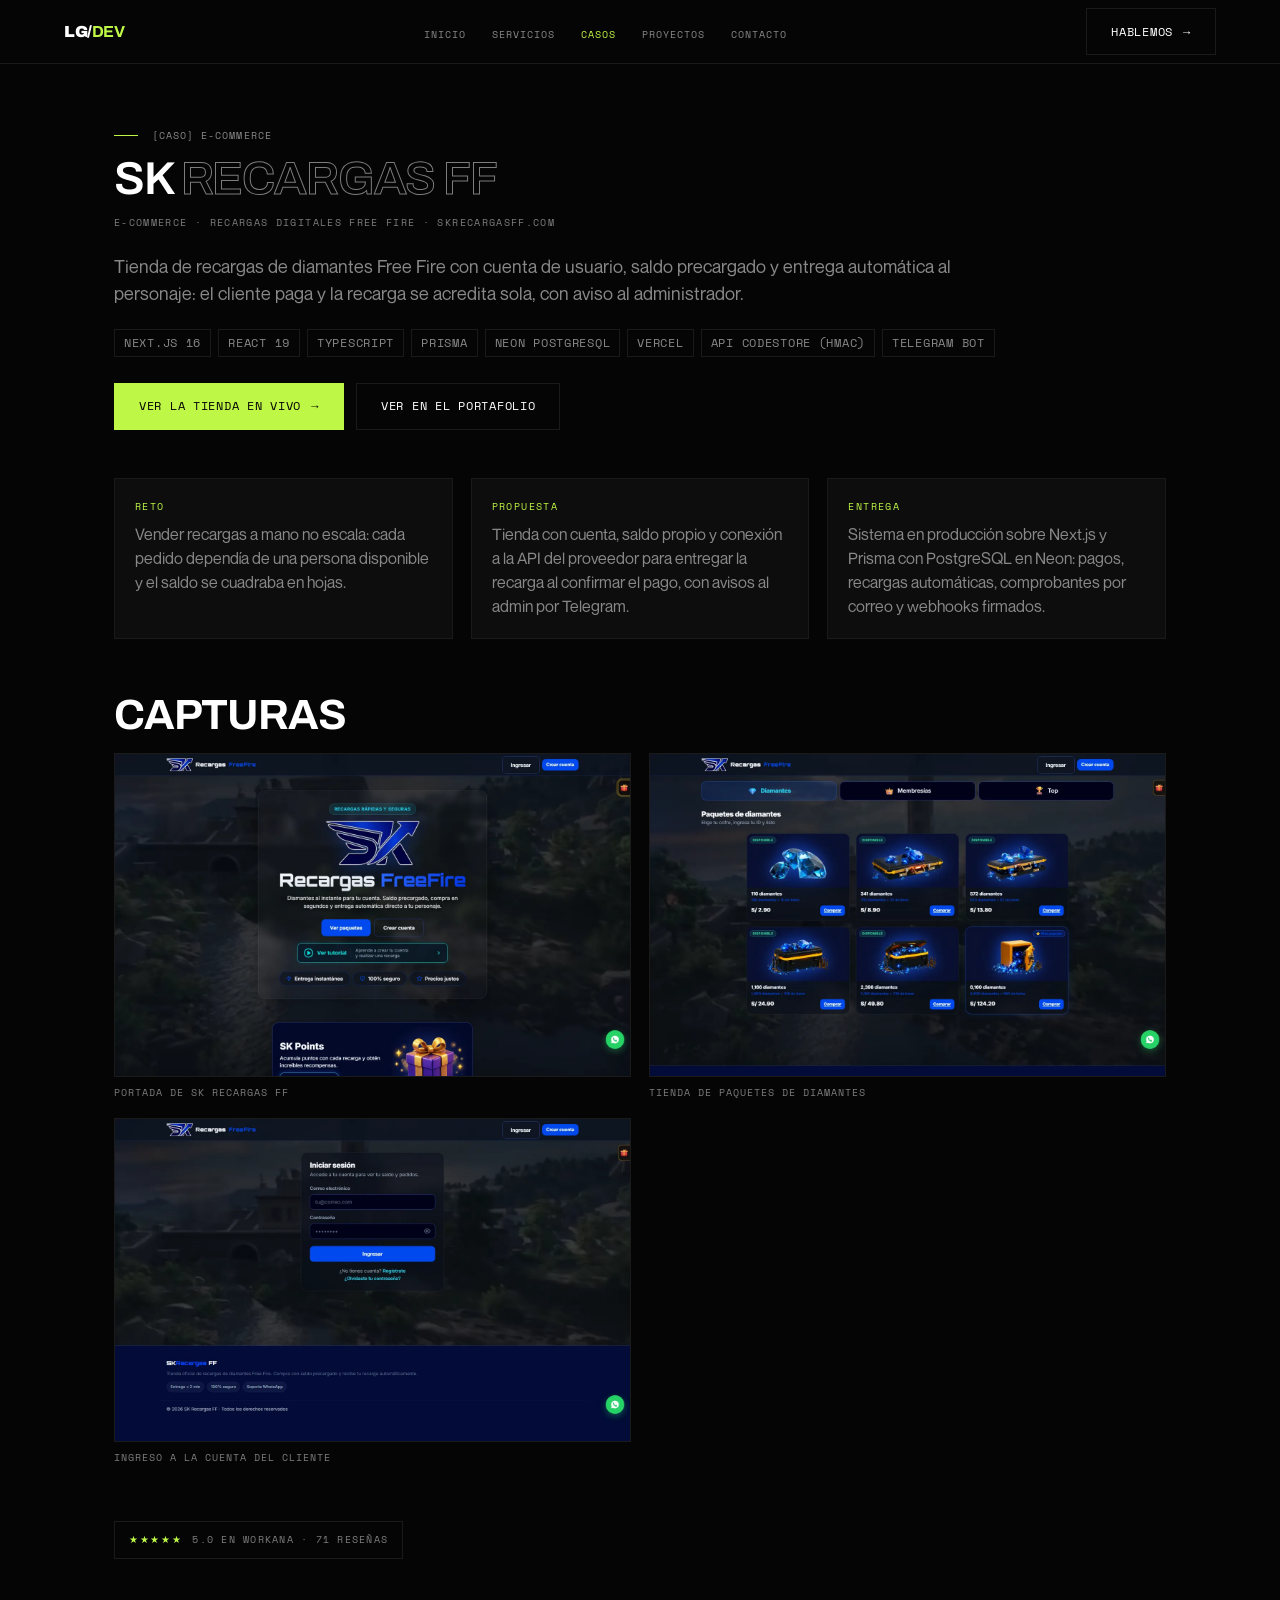
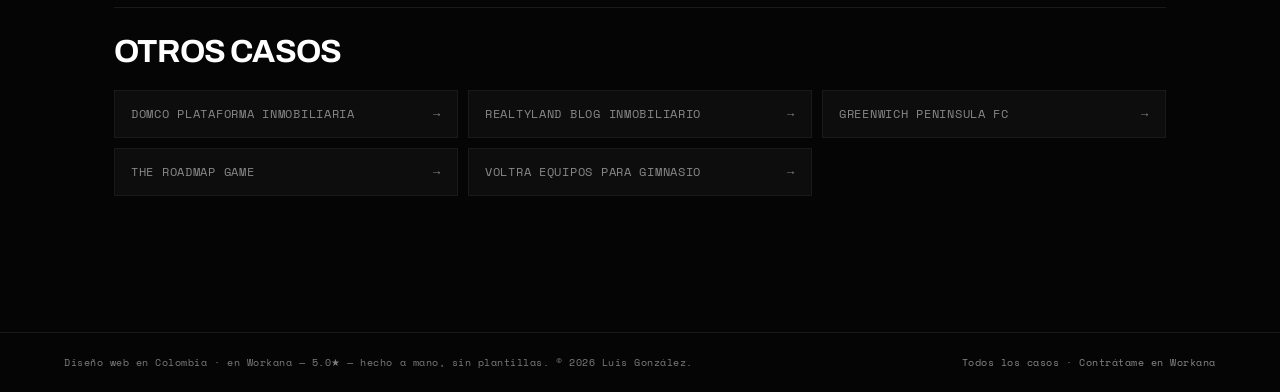
<file: casos/sk-recargas/index.html>
<!doctype html>
<html lang="es-CO">
<head>
  <meta charset="UTF-8" />
  <meta name="viewport" content="width=device-width, initial-scale=1.0" />
  <title>SK Recargas FF — caso de estudio | Luis González</title>
  <meta name="description" content="Tienda de recargas de diamantes Free Fire con cuenta de usuario, saldo precargado y entrega automática al personaje: el cliente paga y la recarga se…" />
  <meta name="robots" content="noindex,follow" />
  <link rel="canonical" href="https://byluisworkana.dev/casos/sk-recargas/" />
  <link rel="alternate" hreflang="x-default" href="https://byluisworkana.dev/casos/sk-recargas/" />
  <meta name="theme-color" content="#050505" />
  <meta property="og:title" content="SK Recargas FF — caso de estudio | Luis González" />
  <meta property="og:description" content="Tienda de recargas de diamantes Free Fire con cuenta de usuario, saldo precargado y entrega automática al personaje: el cliente paga y la recarga se…" />
  <meta property="og:type" content="article" />
  <meta property="og:url" content="https://byluisworkana.dev/casos/sk-recargas/" />
  <meta property="og:image" content="https://byluisworkana.dev/proyectos/destacados/skrecargas/01-home.webp" />
  <meta property="og:locale" content="es_CO" />
  <meta name="twitter:card" content="summary_large_image" />
  <link rel="stylesheet" href="/fonts/fonts.css" />
  <link rel="icon" href="/favicon.ico" sizes="any" />
  <link rel="icon" type="image/png" sizes="192x192" href="/icon-192.png" />
  <link rel="apple-touch-icon" href="/icon-192.png" />
  <link rel="stylesheet" href="/casos/casos.css" />
  <script type="application/ld+json">
{
  "@context": "https://schema.org",
  "@graph": [
    {
      "@type": "CreativeWork",
      "name": "SK Recargas FF",
      "description": "Tienda de recargas de diamantes Free Fire con cuenta de usuario, saldo precargado y entrega automática al personaje: el cliente paga y la recarga se acredita sola, con aviso al administrador.",
      "url": "https://byluisworkana.dev/casos/sk-recargas/",
      "image": "https://byluisworkana.dev/proyectos/destacados/skrecargas/01-home.webp",
      "inLanguage": "es-CO",
      "keywords": "Next.js 16, React 19, TypeScript, Prisma, Neon PostgreSQL, Vercel, API CodeStore (HMAC), Telegram Bot",
      "creator": {
        "@type": "Person",
        "name": "Luis González",
        "url": "https://byluisworkana.dev"
      },
      "about": "E-commerce · Recargas digitales Free Fire"
    },
    {
      "@type": "BreadcrumbList",
      "itemListElement": [
        {
          "@type": "ListItem",
          "position": 1,
          "name": "Inicio",
          "item": "https://byluisworkana.dev/"
        },
        {
          "@type": "ListItem",
          "position": 2,
          "name": "Casos",
          "item": "https://byluisworkana.dev/casos/"
        },
        {
          "@type": "ListItem",
          "position": 3,
          "name": "SK Recargas FF",
          "item": "https://byluisworkana.dev/casos/sk-recargas/"
        }
      ]
    }
  ]
}
  </script>
</head>
<body>
<nav class="nav">
  <a class="logo" href="https://byluisworkana.dev/">LG<span>/</span><b>DEV</b></a>
  <ul class="nav-links">
    <li><a href="https://byluisworkana.dev/#inicio">Inicio</a></li>
    <li><a href="https://byluisworkana.dev/#servicios">Servicios</a></li>
    <li><a class="active" href="https://byluisworkana.dev/casos/">Casos</a></li>
    <li><a href="https://byluisworkana.dev/#proyectos">Proyectos</a></li>
    <li><a href="https://byluisworkana.dev/#contacto">Contacto</a></li>
  </ul>
  <a class="btn btn-ghost nav-cta" href="https://www.workana.com/freelancer/493f427626188a3ea7eebab4707a5dca" target="_blank" rel="noopener noreferrer">Hablemos <span class="arr">→</span></a>
</nav>
<main class="wrap">
  <p class="label">[Caso] E-commerce</p>
  <h1>SK <span class="outline">Recargas FF</span></h1>
  <p class="meta">E-commerce · Recargas digitales Free Fire · skrecargasff.com</p>
  <p class="lead">Tienda de recargas de diamantes Free Fire con cuenta de usuario, saldo precargado y entrega automática al personaje: el cliente paga y la recarga se acredita sola, con aviso al administrador.</p>
  <div class="tags"><span class="tag">Next.js 16</span><span class="tag">React 19</span><span class="tag">TypeScript</span><span class="tag">Prisma</span><span class="tag">Neon PostgreSQL</span><span class="tag">Vercel</span><span class="tag">API CodeStore (HMAC)</span><span class="tag">Telegram Bot</span></div>
  <div class="acciones">
    <a class="btn btn-primary" href="https://skrecargasff.com/" target="_blank" rel="noopener">Ver la tienda en vivo <span aria-hidden="true">→</span></a>
    <a class="btn" href="https://byluisworkana.dev/#destacados">Ver en el portafolio</a>
  </div>
  <dl class="bloques">
    <div class="bloque"><dt>Reto</dt><dd>Vender recargas a mano no escala: cada pedido dependía de una persona disponible y el saldo se cuadraba en hojas.</dd></div>
    <div class="bloque"><dt>Propuesta</dt><dd>Tienda con cuenta, saldo propio y conexión a la API del proveedor para entregar la recarga al confirmar el pago, con avisos al admin por Telegram.</dd></div>
    <div class="bloque"><dt>Entrega</dt><dd>Sistema en producción sobre Next.js y Prisma con PostgreSQL en Neon: pagos, recargas automáticas, comprobantes por correo y webhooks firmados.</dd></div>
  </dl>
  <h2>Capturas</h2>
  <div class="galeria">
      <figure>
        <img src="/proyectos/destacados/skrecargas/01-home.webp" alt="Portada de SK Recargas FF" width="1440" height="900" loading="lazy" decoding="async" />
        <figcaption>Portada de SK Recargas FF</figcaption>
      </figure>
      <figure>
        <img src="/proyectos/destacados/skrecargas/02-tienda.webp" alt="Tienda de paquetes de diamantes" width="1440" height="900" loading="lazy" decoding="async" />
        <figcaption>Tienda de paquetes de diamantes</figcaption>
      </figure>
      <figure>
        <img src="/proyectos/destacados/skrecargas/03-login.webp" alt="Ingreso a la cuenta del cliente" width="1440" height="900" loading="lazy" decoding="async" />
        <figcaption>Ingreso a la cuenta del cliente</figcaption>
      </figure>
  </div>
  <p class="rating"><span class="estrellas">★★★★★</span> 5.0 en Workana · 71 reseñas</p>
  <section class="otros">
    <h2>Otros casos</h2>
    <ul>
      <li><a href="/casos/domco/">Domco Plataforma Inmobiliaria <span aria-hidden="true">→</span></a></li>
      <li><a href="/casos/realtyland/">Realtyland Blog Inmobiliario <span aria-hidden="true">→</span></a></li>
      <li><a href="/casos/greenwich/">Greenwich Peninsula FC <span aria-hidden="true">→</span></a></li>
      <li><a href="/casos/roadmap-game/">The Roadmap Game <span aria-hidden="true">→</span></a></li>
      <li><a href="/casos/voltra/">Voltra Equipos para Gimnasio <span aria-hidden="true">→</span></a></li>
    </ul>
  </section>
</main>
<footer>
  <span>Diseño web en Colombia · en Workana — 5.0★ — hecho a mano, sin plantillas. © 2026 Luis González.</span>
  <span><a href="/casos/">Todos los casos</a> · <a href="https://www.workana.com/freelancer/493f427626188a3ea7eebab4707a5dca" target="_blank" rel="noopener noreferrer">Contrátame en Workana</a></span>
</footer>
</body>
</html>
</file>
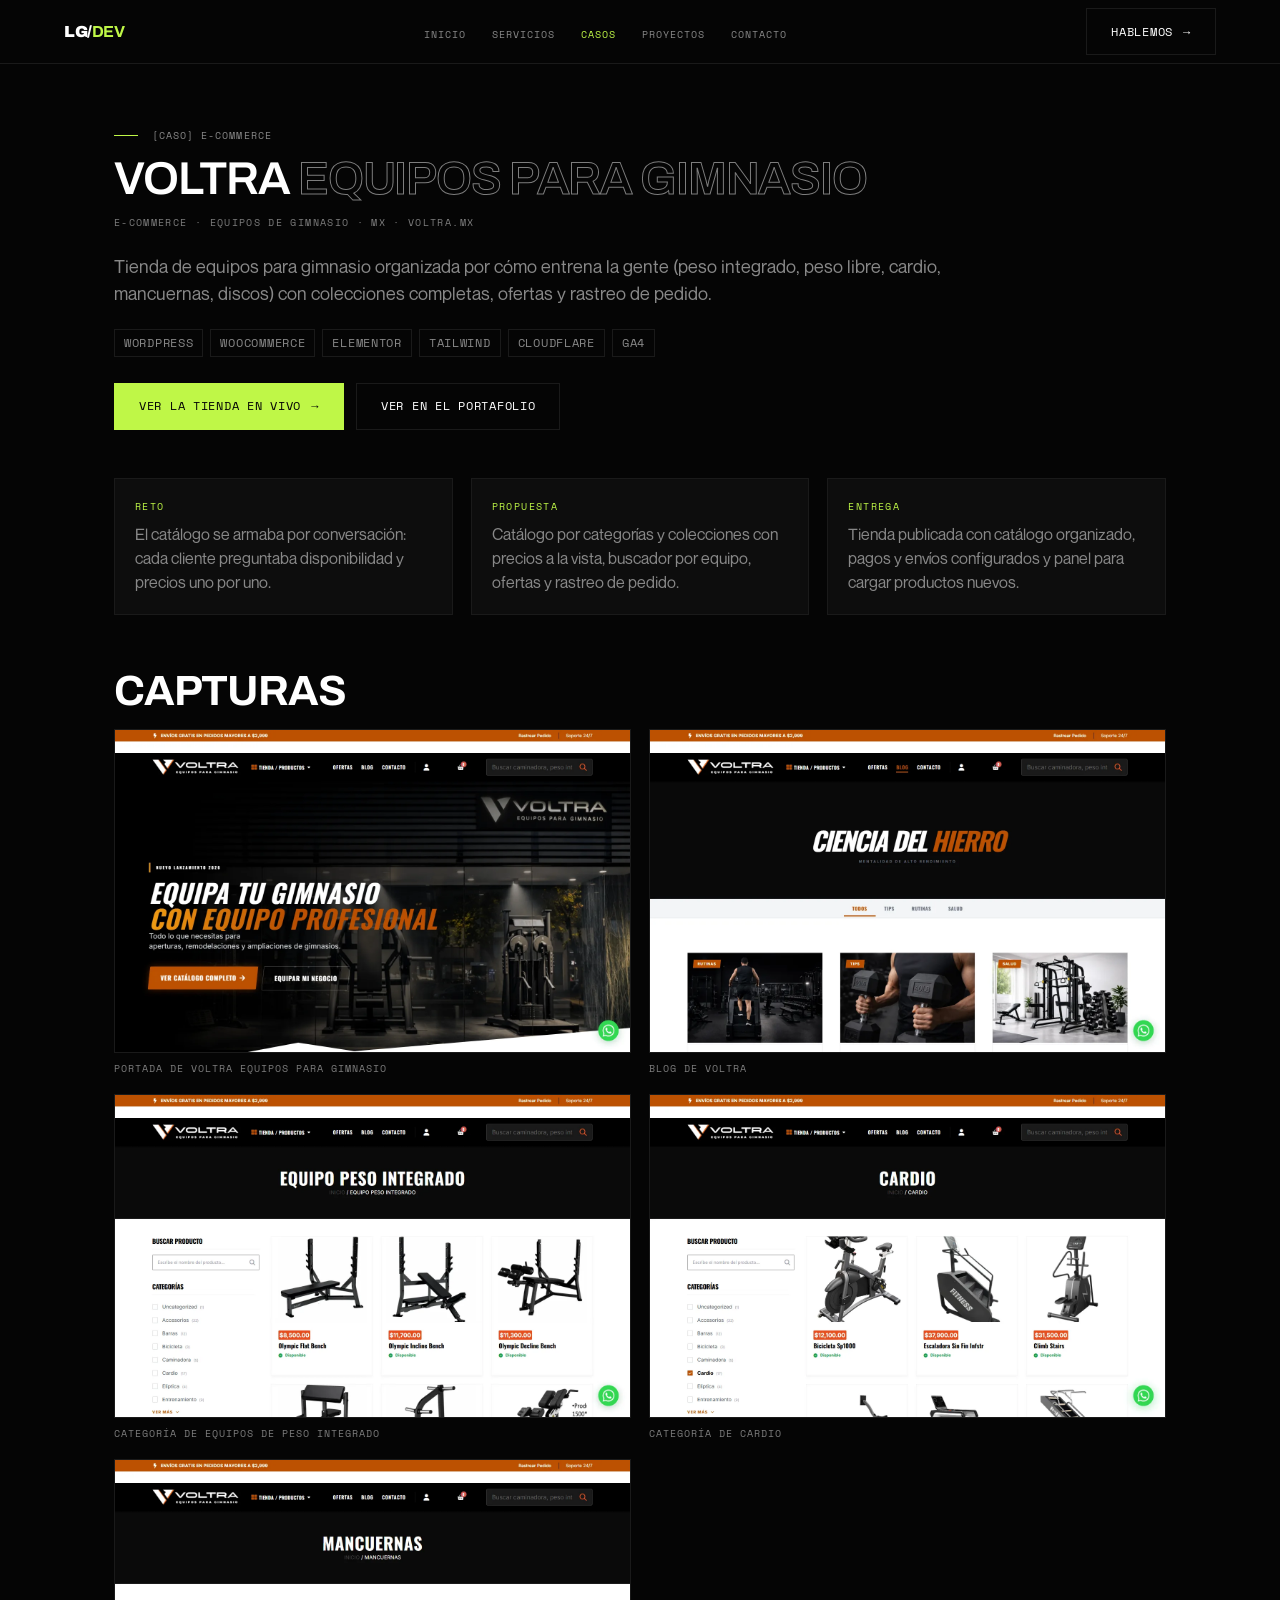
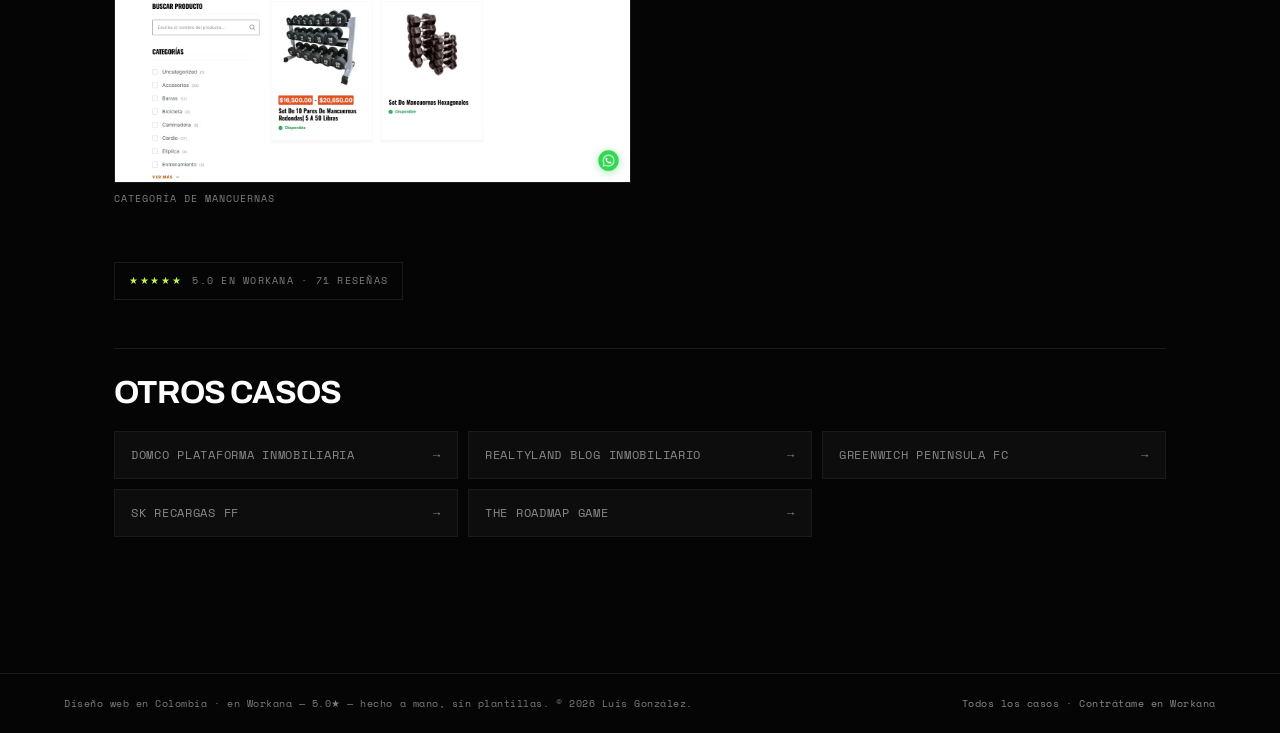
<file: casos/voltra/index.html>
<!doctype html>
<html lang="es-CO">
<head>
  <meta charset="UTF-8" />
  <meta name="viewport" content="width=device-width, initial-scale=1.0" />
  <title>Voltra Equipos para Gimnasio — caso de estudio | Luis González</title>
  <meta name="description" content="Tienda de equipos para gimnasio organizada por cómo entrena la gente (peso integrado, peso libre, cardio, mancuernas, discos) con colecciones completas…" />
  <meta name="robots" content="noindex,follow" />
  <link rel="canonical" href="https://byluisworkana.dev/casos/voltra/" />
  <link rel="alternate" hreflang="x-default" href="https://byluisworkana.dev/casos/voltra/" />
  <meta name="theme-color" content="#050505" />
  <meta property="og:title" content="Voltra Equipos para Gimnasio — caso de estudio | Luis González" />
  <meta property="og:description" content="Tienda de equipos para gimnasio organizada por cómo entrena la gente (peso integrado, peso libre, cardio, mancuernas, discos) con colecciones completas…" />
  <meta property="og:type" content="article" />
  <meta property="og:url" content="https://byluisworkana.dev/casos/voltra/" />
  <meta property="og:image" content="https://byluisworkana.dev/proyectos/destacados/voltra/01-home.webp" />
  <meta property="og:locale" content="es_CO" />
  <meta name="twitter:card" content="summary_large_image" />
  <link rel="stylesheet" href="/fonts/fonts.css" />
  <link rel="icon" href="/favicon.ico" sizes="any" />
  <link rel="icon" type="image/png" sizes="192x192" href="/icon-192.png" />
  <link rel="apple-touch-icon" href="/icon-192.png" />
  <link rel="stylesheet" href="/casos/casos.css" />
  <script type="application/ld+json">
{
  "@context": "https://schema.org",
  "@graph": [
    {
      "@type": "CreativeWork",
      "name": "Voltra Equipos para Gimnasio",
      "description": "Tienda de equipos para gimnasio organizada por cómo entrena la gente (peso integrado, peso libre, cardio, mancuernas, discos) con colecciones completas, ofertas y rastreo de pedido.",
      "url": "https://byluisworkana.dev/casos/voltra/",
      "image": "https://byluisworkana.dev/proyectos/destacados/voltra/01-home.webp",
      "inLanguage": "es-CO",
      "keywords": "WordPress, WooCommerce, Elementor, Tailwind, Cloudflare, GA4",
      "creator": {
        "@type": "Person",
        "name": "Luis González",
        "url": "https://byluisworkana.dev"
      },
      "about": "E-commerce · Equipos de gimnasio · MX"
    },
    {
      "@type": "BreadcrumbList",
      "itemListElement": [
        {
          "@type": "ListItem",
          "position": 1,
          "name": "Inicio",
          "item": "https://byluisworkana.dev/"
        },
        {
          "@type": "ListItem",
          "position": 2,
          "name": "Casos",
          "item": "https://byluisworkana.dev/casos/"
        },
        {
          "@type": "ListItem",
          "position": 3,
          "name": "Voltra Equipos para Gimnasio",
          "item": "https://byluisworkana.dev/casos/voltra/"
        }
      ]
    }
  ]
}
  </script>
</head>
<body>
<nav class="nav">
  <a class="logo" href="https://byluisworkana.dev/">LG<span>/</span><b>DEV</b></a>
  <ul class="nav-links">
    <li><a href="https://byluisworkana.dev/#inicio">Inicio</a></li>
    <li><a href="https://byluisworkana.dev/#servicios">Servicios</a></li>
    <li><a class="active" href="https://byluisworkana.dev/casos/">Casos</a></li>
    <li><a href="https://byluisworkana.dev/#proyectos">Proyectos</a></li>
    <li><a href="https://byluisworkana.dev/#contacto">Contacto</a></li>
  </ul>
  <a class="btn btn-ghost nav-cta" href="https://www.workana.com/freelancer/493f427626188a3ea7eebab4707a5dca" target="_blank" rel="noopener noreferrer">Hablemos <span class="arr">→</span></a>
</nav>
<main class="wrap">
  <p class="label">[Caso] E-commerce</p>
  <h1>Voltra <span class="outline">Equipos para Gimnasio</span></h1>
  <p class="meta">E-commerce · Equipos de gimnasio · MX · voltra.mx</p>
  <p class="lead">Tienda de equipos para gimnasio organizada por cómo entrena la gente (peso integrado, peso libre, cardio, mancuernas, discos) con colecciones completas, ofertas y rastreo de pedido.</p>
  <div class="tags"><span class="tag">WordPress</span><span class="tag">WooCommerce</span><span class="tag">Elementor</span><span class="tag">Tailwind</span><span class="tag">Cloudflare</span><span class="tag">GA4</span></div>
  <div class="acciones">
    <a class="btn btn-primary" href="https://voltra.mx/" target="_blank" rel="noopener">Ver la tienda en vivo <span aria-hidden="true">→</span></a>
    <a class="btn" href="https://byluisworkana.dev/#destacados">Ver en el portafolio</a>
  </div>
  <dl class="bloques">
    <div class="bloque"><dt>Reto</dt><dd>El catálogo se armaba por conversación: cada cliente preguntaba disponibilidad y precios uno por uno.</dd></div>
    <div class="bloque"><dt>Propuesta</dt><dd>Catálogo por categorías y colecciones con precios a la vista, buscador por equipo, ofertas y rastreo de pedido.</dd></div>
    <div class="bloque"><dt>Entrega</dt><dd>Tienda publicada con catálogo organizado, pagos y envíos configurados y panel para cargar productos nuevos.</dd></div>
  </dl>
  <h2>Capturas</h2>
  <div class="galeria">
      <figure>
        <img src="/proyectos/destacados/voltra/01-home.webp" alt="Portada de Voltra equipos para gimnasio" width="1440" height="900" loading="lazy" decoding="async" />
        <figcaption>Portada de Voltra equipos para gimnasio</figcaption>
      </figure>
      <figure>
        <img src="/proyectos/destacados/voltra/02-blog.webp" alt="Blog de Voltra" width="1440" height="900" loading="lazy" decoding="async" />
        <figcaption>Blog de Voltra</figcaption>
      </figure>
      <figure>
        <img src="/proyectos/destacados/voltra/03-peso-integrado.webp" alt="Categoría de equipos de peso integrado" width="1440" height="900" loading="lazy" decoding="async" />
        <figcaption>Categoría de equipos de peso integrado</figcaption>
      </figure>
      <figure>
        <img src="/proyectos/destacados/voltra/04-cardio.webp" alt="Categoría de cardio" width="1440" height="900" loading="lazy" decoding="async" />
        <figcaption>Categoría de cardio</figcaption>
      </figure>
      <figure>
        <img src="/proyectos/destacados/voltra/05-mancuernas.webp" alt="Categoría de mancuernas" width="1440" height="900" loading="lazy" decoding="async" />
        <figcaption>Categoría de mancuernas</figcaption>
      </figure>
  </div>
  <p class="rating"><span class="estrellas">★★★★★</span> 5.0 en Workana · 71 reseñas</p>
  <section class="otros">
    <h2>Otros casos</h2>
    <ul>
      <li><a href="/casos/domco/">Domco Plataforma Inmobiliaria <span aria-hidden="true">→</span></a></li>
      <li><a href="/casos/realtyland/">Realtyland Blog Inmobiliario <span aria-hidden="true">→</span></a></li>
      <li><a href="/casos/greenwich/">Greenwich Peninsula FC <span aria-hidden="true">→</span></a></li>
      <li><a href="/casos/sk-recargas/">SK Recargas FF <span aria-hidden="true">→</span></a></li>
      <li><a href="/casos/roadmap-game/">The Roadmap Game <span aria-hidden="true">→</span></a></li>
    </ul>
  </section>
</main>
<footer>
  <span>Diseño web en Colombia · en Workana — 5.0★ — hecho a mano, sin plantillas. © 2026 Luis González.</span>
  <span><a href="/casos/">Todos los casos</a> · <a href="https://www.workana.com/freelancer/493f427626188a3ea7eebab4707a5dca" target="_blank" rel="noopener noreferrer">Contrátame en Workana</a></span>
</footer>
</body>
</html>
</file>
<file: fonts/fonts.css>
/* Fuentes self-hosted (sin Google Fonts = sin render-blocking de terceros).
   Titulos: Archivo | Parrafos: Neue Montreal (local, subseteado) | Etiquetas: Space Mono.
   Generado por scripts/self_host_fonts.py — no editar a mano.
*/

@font-face {
  font-family: 'Archivo';
  font-style: normal;
  font-weight: 600 900;
  font-display: swap;
  src: url('./archivo-var-latin-ext.woff2') format('woff2');
  unicode-range: U+0100-02BA,U+02BD-02C5,U+02C7-02CC,U+02CE-02D7,U+02DD-02FF,U+0304,U+0308,U+0329,U+1D00-1DBF,U+1E00-1E9F,U+1EF2-1EFF,U+2020,U+20A0-20AB,U+20AD-20C0,U+2113,U+2C60-2C7F,U+A720-A7FF;
}

@font-face {
  font-family: 'Archivo';
  font-style: normal;
  font-weight: 600 900;
  font-display: swap;
  src: url('./archivo-var-latin.woff2') format('woff2');
  unicode-range: U+0000-00FF,U+0131,U+0152-0153,U+02BB-02BC,U+02C6,U+02DA,U+02DC,U+0304,U+0308,U+0329,U+2000-206F,U+20AC,U+2122,U+2190-2193,U+2212,U+2215,U+FEFF,U+FFFD;
}

@font-face {
  font-family: 'Space Mono';
  font-style: normal;
  font-weight: 400;
  font-display: swap;
  src: url('./space-mono-400-latin-ext.woff2') format('woff2');
  unicode-range: U+0100-02BA,U+02BD-02C5,U+02C7-02CC,U+02CE-02D7,U+02DD-02FF,U+0304,U+0308,U+0329,U+1D00-1DBF,U+1E00-1E9F,U+1EF2-1EFF,U+2020,U+20A0-20AB,U+20AD-20C0,U+2113,U+2C60-2C7F,U+A720-A7FF;
}

@font-face {
  font-family: 'Space Mono';
  font-style: normal;
  font-weight: 400;
  font-display: swap;
  src: url('./space-mono-400-latin.woff2') format('woff2');
  unicode-range: U+0000-00FF,U+0131,U+0152-0153,U+02BB-02BC,U+02C6,U+02DA,U+02DC,U+0304,U+0308,U+0329,U+2000-206F,U+20AC,U+2122,U+2190-2193,U+2212,U+2215,U+FEFF,U+FFFD;
}

@font-face {
  font-family: 'Space Mono';
  font-style: normal;
  font-weight: 700;
  font-display: swap;
  src: url('./space-mono-700-latin-ext.woff2') format('woff2');
  unicode-range: U+0100-02BA,U+02BD-02C5,U+02C7-02CC,U+02CE-02D7,U+02DD-02FF,U+0304,U+0308,U+0329,U+1D00-1DBF,U+1E00-1E9F,U+1EF2-1EFF,U+2020,U+20A0-20AB,U+20AD-20C0,U+2113,U+2C60-2C7F,U+A720-A7FF;
}

@font-face {
  font-family: 'Space Mono';
  font-style: normal;
  font-weight: 700;
  font-display: swap;
  src: url('./space-mono-700-latin.woff2') format('woff2');
  unicode-range: U+0000-00FF,U+0131,U+0152-0153,U+02BB-02BC,U+02C6,U+02DA,U+02DC,U+0304,U+0308,U+0329,U+2000-206F,U+20AC,U+2122,U+2190-2193,U+2212,U+2215,U+FEFF,U+FFFD;
}

@font-face {
  font-family: 'Neue Montreal';
  font-style: normal;
  font-weight: 400;
  font-display: swap;
  src: url('./neue-montreal-400-latin.woff2') format('woff2');
  unicode-range: U+0000-00FF,U+0131,U+0152-0153,U+02BB-02BC,U+02C6,U+02DA,U+02DC,U+0304,U+0308,U+0329,U+2000-206F,U+20AC,U+2122,U+2190-2193,U+2212,U+2215,U+FEFF,U+FFFD;
}

@font-face {
  font-family: 'Neue Montreal';
  font-style: normal;
  font-weight: 400;
  font-display: swap;
  src: url('./neue-montreal-400-latin-ext.woff2') format('woff2');
  unicode-range: U+0100-02BA,U+02BD-02C5,U+02C7-02CC,U+02CE-02D7,U+02DD-02FF,U+0304,U+0308,U+0329,U+1D00-1DBF,U+1E00-1E9F,U+1EF2-1EFF,U+2020,U+20A0-20AB,U+20AD-20C0,U+2113,U+2C60-2C7F,U+A720-A7FF;
}

@font-face {
  font-family: 'Neue Montreal';
  font-style: normal;
  font-weight: 500;
  font-display: swap;
  src: url('./neue-montreal-500-latin.woff2') format('woff2');
  unicode-range: U+0000-00FF,U+0131,U+0152-0153,U+02BB-02BC,U+02C6,U+02DA,U+02DC,U+0304,U+0308,U+0329,U+2000-206F,U+20AC,U+2122,U+2190-2193,U+2212,U+2215,U+FEFF,U+FFFD;
}

@font-face {
  font-family: 'Neue Montreal';
  font-style: normal;
  font-weight: 500;
  font-display: swap;
  src: url('./neue-montreal-500-latin-ext.woff2') format('woff2');
  unicode-range: U+0100-02BA,U+02BD-02C5,U+02C7-02CC,U+02CE-02D7,U+02DD-02FF,U+0304,U+0308,U+0329,U+1D00-1DBF,U+1E00-1E9F,U+1EF2-1EFF,U+2020,U+20A0-20AB,U+20AD-20C0,U+2113,U+2C60-2C7F,U+A720-A7FF;
}
</file>
<file: casos/casos.css>
/* ============================================================
   CASOS — páginas estáticas de caso de estudio (/casos/<slug>/ y /en/casos/<slug>/)
   Mismos tokens y tipografías que la web (self-hosted). Sin JS, sin terceros.
   Se sirve desde la raíz del dominio → todas las rutas son absolutas.
   ============================================================ */
:root {
  --color-ink: #050505;
  --color-ink-2: #0d0d0d;
  --color-ink-3: #111111;
  --color-line: #1a1a1a;
  --color-fg: #ffffff;
  --color-fg-2: #888888;
  --color-fg-3: #7d7d7d;
  --color-lima: #bff747;
  --color-ok: #00c452;
  /* Tipografia (2026-09-24, informe 42): mismos tokens que app/src/index.css */
  --font-display: "Archivo", sans-serif;
  --font-body: "Neue Montreal", sans-serif;
  --font-mono: "Space Mono", monospace;
  --fs-h1: clamp(28px, 3.6vw, 52px);
  --fs-h2: clamp(32px, 3.3vw, 48px);
  --fs-h3: clamp(30px, 2.5vw, 36px);
  --fs-h4: 21px;
  --fs-lg: 26px;
  --fs-lead: 18px;
  --fs-body: 16px;
  --fs-sm: 14px;
  --fs-micro: 10px;
  --fs-mono: 10.4px;
  --fs-btn: 12px;
  --lh-display: .95;
  --lh-tight: .96;
  --lh-box: 1.25;
  --lh-statement: 1.35;
  --lh-body: 1.5;
  --lh-wide: 1.75;
  --ls-tight: -.025em;
  --ls-label: .1em;
  --ls-btn: .06em;
  --pad-btn: .85rem 1.5rem;
  --ease: cubic-bezier(.22, 1, .36, 1);
  --gut: clamp(20px, 5vw, 64px);
}
* { box-sizing: border-box; }
html { scroll-behavior: smooth; }
body {
  margin: 0;
  background: var(--color-ink);
  color: var(--color-fg);
  font-family: var(--font-body);
  font-size: var(--fs-body);
  line-height: var(--lh-body);
  overflow-x: hidden;
}
::selection { background: var(--color-lima); color: var(--color-ink); }
:focus-visible { outline: 2px solid var(--color-lima); outline-offset: 3px; }
a { color: inherit; text-decoration: none; }
img { max-width: 100%; display: block; }

/* nav (mismo lenguaje que la web y el blog) */
.nav {
  position: sticky;
  top: 0;
  z-index: 100;
  display: flex;
  align-items: center;
  justify-content: space-between;
  gap: 16px;
  height: 64px;
  padding: 0 var(--gut);
  background: rgba(6, 6, 6, .92);
  -webkit-backdrop-filter: blur(12px);
  backdrop-filter: blur(12px);
  border-bottom: 1px solid var(--color-line);
}
.logo { font-family: var(--font-display); font-size: 1rem; letter-spacing: var(--ls-tight); color: var(--color-fg); font-weight: 900; text-transform: uppercase; }
.logo b { color: var(--color-lima); font-weight: 700; }
.nav-links { display: flex; align-items: center; gap: clamp(12px, 2vw, 26px); list-style: none; margin: 0; padding: 0; }
.nav-links a { font-size: var(--fs-mono); font-weight: 400; letter-spacing: var(--ls-label); color: var(--color-fg-2); transition: color .2s ease; font-family: var(--font-mono); text-transform: uppercase; }
.nav-links a:hover, .nav-links a.active { color: var(--color-lima); }
.lang-toggle {
  text-transform: uppercase;
  display: inline-flex;
  align-items: baseline;
  gap: 4px;
  border: 1px solid var(--color-line);
  color: var(--color-fg-3);
  font-family: var(--font-mono);
  font-size: var(--fs-mono);
  letter-spacing: var(--ls-label);
  padding: 9px 12px;
  transition: border-color .2s ease;
}
.lang-toggle:hover { border-color: var(--color-lima); }
.lang-toggle .activo { color: var(--color-lima); }
@media (max-width: 860px) { .nav-links { display: none; } }

/* estructura */
.wrap { padding: clamp(28px, 5vw, 64px) var(--gut) clamp(56px, 8vw, 96px); max-width: 1180px; margin: 0 auto; }
.label {
  display: flex;
  align-items: center;
  gap: 14px;
  margin: 0 0 14px;
  font-family: var(--font-mono);
  font-size: var(--fs-mono);
  letter-spacing: var(--ls-label);
  text-transform: uppercase;
  color: var(--color-fg-2);
}
.label::before { content: ""; width: 24px; height: 1px; background: var(--color-lima); }
h1 {
  font-family: var(--font-display);
  font-weight: 600;
  font-size: var(--fs-h1);
  line-height: var(--lh-display);
  letter-spacing: var(--ls-tight);
  text-transform: uppercase;
  margin: 0 0 14px;
}
h1 .outline { color: transparent; -webkit-text-stroke: 1px var(--color-fg-3); }
h2 {
  letter-spacing: var(--ls-tight);
  font-family: var(--font-display);
  font-weight: 700;
  font-size: var(--fs-h2);
  line-height: var(--lh-tight);
  text-transform: uppercase;
  margin: 0 0 18px;
}
h3 { font-family: var(--font-display); font-weight: 700; font-size: var(--fs-h4); text-transform: uppercase; margin: 0 0 8px; line-height: var(--lh-box); letter-spacing: var(--ls-tight); }
p { margin: 0 0 1.2em; }
.meta {
  font-family: var(--font-mono);
  font-size: var(--fs-mono);
  letter-spacing: .13em;
  text-transform: uppercase;
  color: var(--color-fg-3);
  margin: 0 0 22px;
}
.lead { color: var(--color-fg-2); font-size: var(--fs-lead); max-width: 78ch; line-height: var(--lh-body); }
.tags { display: flex; flex-wrap: wrap; gap: 7px; margin: 0 0 26px; }
.tag {
  text-transform: uppercase;
  font-family: var(--font-mono);
  font-size: var(--fs-btn);
  letter-spacing: var(--ls-btn);
  color: var(--color-fg-2);
  border: 1px solid var(--color-line);
  padding: 4px 9px;
}
.btn {
  text-transform: uppercase;
  font-family: var(--font-mono);
  display: inline-flex;
  align-items: center;
  justify-content: center;
  gap: 10px;
  min-height: 46px;
  padding: var(--pad-btn);
  font-size: var(--fs-btn);
  font-weight: 400;
  letter-spacing: var(--ls-btn);
  border: 1px solid var(--color-line);
  transition: background .25s ease, border-color .25s ease, color .25s ease, transform .25s var(--ease);
}
.btn-primary { background: var(--color-lima); border-color: var(--color-lima); color: var(--color-ink); }
.btn-primary:hover { background: var(--color-fg); border-color: var(--color-fg); transform: translateX(2px); }
.btn:hover { border-color: var(--color-lima); color: var(--color-lima); }
.btn-primary:hover { color: var(--color-ink); }
.acciones { display: flex; flex-wrap: wrap; gap: 12px; margin: 0 0 clamp(28px, 5vw, 48px); }

/* bloques reto / propuesta / entrega */
.bloques { display: grid; gap: 18px; margin: 0 0 clamp(32px, 5vw, 56px); }
@media (min-width: 900px) { .bloques { grid-template-columns: repeat(3, 1fr); } }
.bloque { border: 1px solid var(--color-line); background: var(--color-ink-2); padding: 20px; }
.bloque dt {
  font-family: var(--font-mono);
  font-size: var(--fs-micro);
  letter-spacing: .14em;
  text-transform: uppercase;
  color: var(--color-lima);
  margin-bottom: 8px;
}
.bloque dd { margin: 0; color: var(--color-fg-2); font-size: var(--fs-body); line-height: var(--lh-body); }

/* galeria de capturas */
.galeria { display: grid; gap: 18px; margin: 0 0 clamp(32px, 5vw, 56px); }
@media (min-width: 768px) { .galeria { grid-template-columns: repeat(2, 1fr); } }
.galeria figure { margin: 0; }
.galeria img { border: 1px solid var(--color-line); background: var(--color-ink-3); width: 100%; height: auto; }
.galeria figcaption {
  font-family: var(--font-mono);
  font-size: var(--fs-micro);
  letter-spacing: .1em;
  text-transform: uppercase;
  color: var(--color-fg-3);
  padding-top: 8px;
}

/* rating + otros casos + footer */
.rating {
  display: inline-flex;
  align-items: center;
  gap: 10px;
  font-family: var(--font-mono);
  font-size: var(--fs-mono);
  letter-spacing: .12em;
  text-transform: uppercase;
  color: var(--color-fg-3);
  border: 1px solid var(--color-line);
  padding: 10px 14px;
  margin: 0 0 clamp(28px, 5vw, 48px);
}
.rating .estrellas { color: var(--color-lima); letter-spacing: .16em; }
.otros { border-top: 1px solid var(--color-line); padding-top: 24px; margin: 0 0 40px; }
.otros h2 { font-size: var(--fs-h3); font-weight: 700; line-height: var(--lh-box); letter-spacing: var(--ls-tight); }
.otros ul { list-style: none; margin: 0; padding: 0; display: grid; gap: 10px; }
@media (min-width: 768px) { .otros ul { grid-template-columns: repeat(3, 1fr); } }
.otros a {
  display: flex;
  justify-content: space-between;
  gap: 10px;
  border: 1px solid var(--color-line);
  background: var(--color-ink-2);
  padding: 14px 16px;
  font-family: var(--font-mono);
  font-size: var(--fs-btn);
  letter-spacing: var(--ls-btn);
  text-transform: uppercase;
  color: var(--color-fg-2);
  transition: border-color .25s ease, color .25s ease;
}
.otros a:hover { border-color: var(--color-lima); color: var(--color-fg); }
footer {
  border-top: 1px solid var(--color-line);
  padding: 22px var(--gut);
  font-family: var(--font-mono);
  font-size: var(--fs-mono);
  letter-spacing: .05em;
  color: var(--color-fg-3);
  display: flex;
  flex-wrap: wrap;
  gap: 12px;
  justify-content: space-between;
}
footer a { color: var(--color-fg-2); }
footer a:hover { color: var(--color-lima); }

@media (prefers-reduced-motion: reduce) {
  * { transition-duration: .01ms !important; animation-duration: .01ms !important; }
}
</file>
